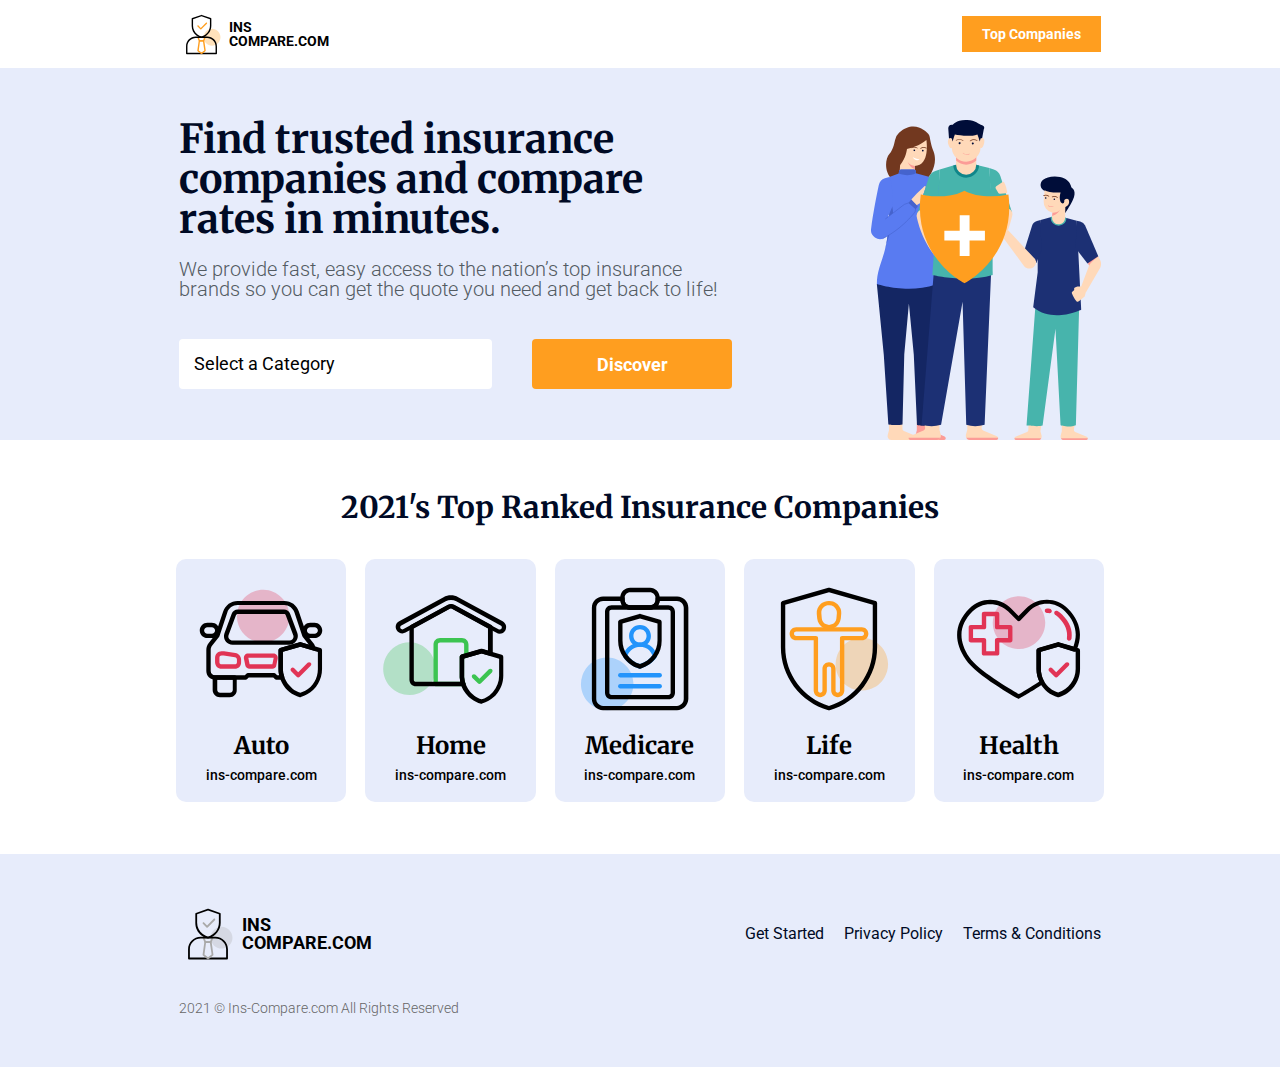
<file: index.html>
<!DOCTYPE html>
<html lang="en">
<head>
    <meta charset="utf-8">
    <meta name="robots" content="index, follow">
    <meta http-equiv="X-UA-Compatible" content="IE-edge, chrome=1">
    <meta name="viewport" content="width=device-width, initial-scale=1, maximum-scale=1, user-scalable=no">
    <meta name="robots" content="index, follow">
    <meta name="autor" content="Alex García">
    <meta name="keywords" content="compare, insurance, cash, house, car, program, life, fast, access, now insurance, get insurance, free">
    <meta name="description" content="Top auto insurance brands.">
    <link rel="canonical" href="https://ins-compare.com">
    <link rel="icon" type="image/png" href="favicon.png">
    <title>Ins-Compare.com</title>
    <meta property="og:url" content="https://ins-compare.com">
    <meta property="og:type" content="website">
    <meta property="og:site_name" content="Ins-Compare.com">
    <meta property="og:title" content="Ins-Compare.com">
    <meta property="og:description" content="Top auto insurance brands.">
    <meta property="og:image" content="https://ins-compare.com/thumbnail.png">
    <link rel="stylesheet" type="text/css" href="https://code.ionicframework.com/ionicons/2.0.1/css/ionicons.min.css">
    <link rel="stylesheet" type="text/css" href="ins-compare.css">
    <style>
        html {
            overflow-y: auto !important;
        }
    </style>
</head>
<body>
    <nav>
        <a href="https://ins-compare.com/" class="logo">
            <img src="img/logo.svg">
            Ins<br>Compare.com
        </a>
        <div class="links">
            <a>Top Companies</a>
        </div>
    </nav>
    <main>
        <header id="header">
            <div class="info">
                <span class="head">Find trusted insurance companies and compare rates in minutes.</span>
                <span class="head-sub">We provide fast, easy access to the nation’s top insurance brands so you can get the quote you need and get back to life!</span>
                <div class="drop">
                    <div class="select">
                        <select>
                            <option value="none" disabled selected>Select a Category</option>
                            <option value="https://www.auto.ins-compare.com">Auto.ins-compare.com</option>
                            <option value="https://www.home.ins-compare.com">Home.ins-compare.com</option>
                            <option value="https://www.medicare.ins-compare.com">Medicare.ins-compare.com</option>
                        </select>
                    </div>
                    <a id="go" href="" target="_blank" class="button">Discover</a>
                </div>
            </div>
            <img class="insurance" src="img/family.svg">
        </header>
        <section>
            <div class="category">
                <span class="title">2021's Top Ranked Insurance Companies</span>
                <a href="https://www.auto.ins-compare.com" target="_blank" class="option">
                    <img src="img/icon-1.svg">
                    <span class="name">Auto<span class="url">ins-compare.com</span></span>
                </a>
                <a href="https://www.home.ins-compare.com" target="_blank" class="option">
                    <img src="img/icon-2.svg">
                    <span class="name">Home<span class="url">ins-compare.com</span></span>
                </a>
                <a href="https://www.medicare.ins-compare.com" target="_blank" class="option">
                    <img src="img/icon-3.svg">
                    <span class="name">Medicare<span class="url">ins-compare.com</span></span>
                </a>
                <a href="" target="_blank" class="option">
                    <img src="img/icon-4.svg">
                    <span class="name">Life<span class="url">ins-compare.com</span></span>
                </a>
                <a href="" target="_blank" class="option">
                    <img src="img/icon-5.svg">
                    <span class="name">Health<span class="url">ins-compare.com</span></span>
                </a>
            </div>
        </section>
        <footer>
            <span class="logo">
                <img src="img/logo.svg">
                Ins<br>Compare.com
            </span>
            <div class="links">
                <a href="#header">get started</a>
                <a href="https://ins-compare.com/privacy.html">privacy policy</a>
                <a href="https://ins-compare.com/terms.html">terms & conditions</a>
            </div>
            <span class="copy">2021 © Ins-Compare.com All Rights Reserved</span>
        </footer>
    </main>
</body>
<script type="text/javascript" src="https://cdnjs.cloudflare.com/ajax/libs/jquery/3.5.1/jquery.js"></script>
<script type="text/javascript">

    var x, i, j, l, ll, selElmnt, a, b, c;

    x = document.getElementsByClassName("select");
    l = x.length;

    for (i = 0; i < l; i++) {
        selElmnt = x[i].getElementsByTagName("select")[0];
        ll = selElmnt.length;

        a = document.createElement("DIV");
        a.setAttribute("id", "website");
        a.setAttribute("class", "select-selected");
        a.innerHTML = selElmnt.options[selElmnt.selectedIndex].innerHTML;
        x[i].appendChild(a);

        b = document.createElement("DIV");
        b.setAttribute("class", "select-items select-hide");
        for (j = 1; j < ll; j++) {
            c = document.createElement("DIV");
            c.innerHTML = selElmnt.options[j].innerHTML;
            c.addEventListener("click", function(e) {
                var y, i, k, s, h, sl, yl;
                s = this.parentNode.parentNode.getElementsByTagName("select")[0];
                sl = s.length;
                h = this.parentNode.previousSibling;
                for (i = 0; i < sl; i++) {
                    if (s.options[i].innerHTML == this.innerHTML) {
                        s.selectedIndex = i;
                        h.innerHTML = this.innerHTML;
                        y = this.parentNode.getElementsByClassName("same-as-selected");
                        yl = y.length;
                        for (k = 0; k < yl; k++) {
                            y[k].removeAttribute("class");
                        }
                        this.setAttribute("class", "same-as-selected");
                        break;
                    }
                }
                h.click();
            });
            b.appendChild(c);
        }
        x[i].appendChild(b);
        a.addEventListener("click", function(e) {
            e.stopPropagation();
            closeAllSelect(this);
            this.nextSibling.classList.toggle("select-hide");
            this.classList.toggle("select-arrow-active");
        });
    }

    function closeAllSelect(elmnt) {
        var x, y, i, xl, yl, arrNo = [];
        x = document.getElementsByClassName("select-items");
        y = document.getElementsByClassName("select-selected");
        xl = x.length;
        yl = y.length;
        for (i = 0; i < yl; i++) {
            if (elmnt == y[i]) {
                arrNo.push(i)
            } else {
                y[i].classList.remove("select-arrow-active");
            }
        }
        for (i = 0; i < xl; i++) {
            if (arrNo.indexOf(i)) {
                x[i].classList.add("select-hide");
            }
        }
    }

    document.addEventListener("click", closeAllSelect);

    document.getElementById('website').addEventListener('click', function() {
        url = document.getElementById('go');
        url.setAttribute('href', 'https://www.'+this.innerHTML);
    });

</script>
</html>
</file>
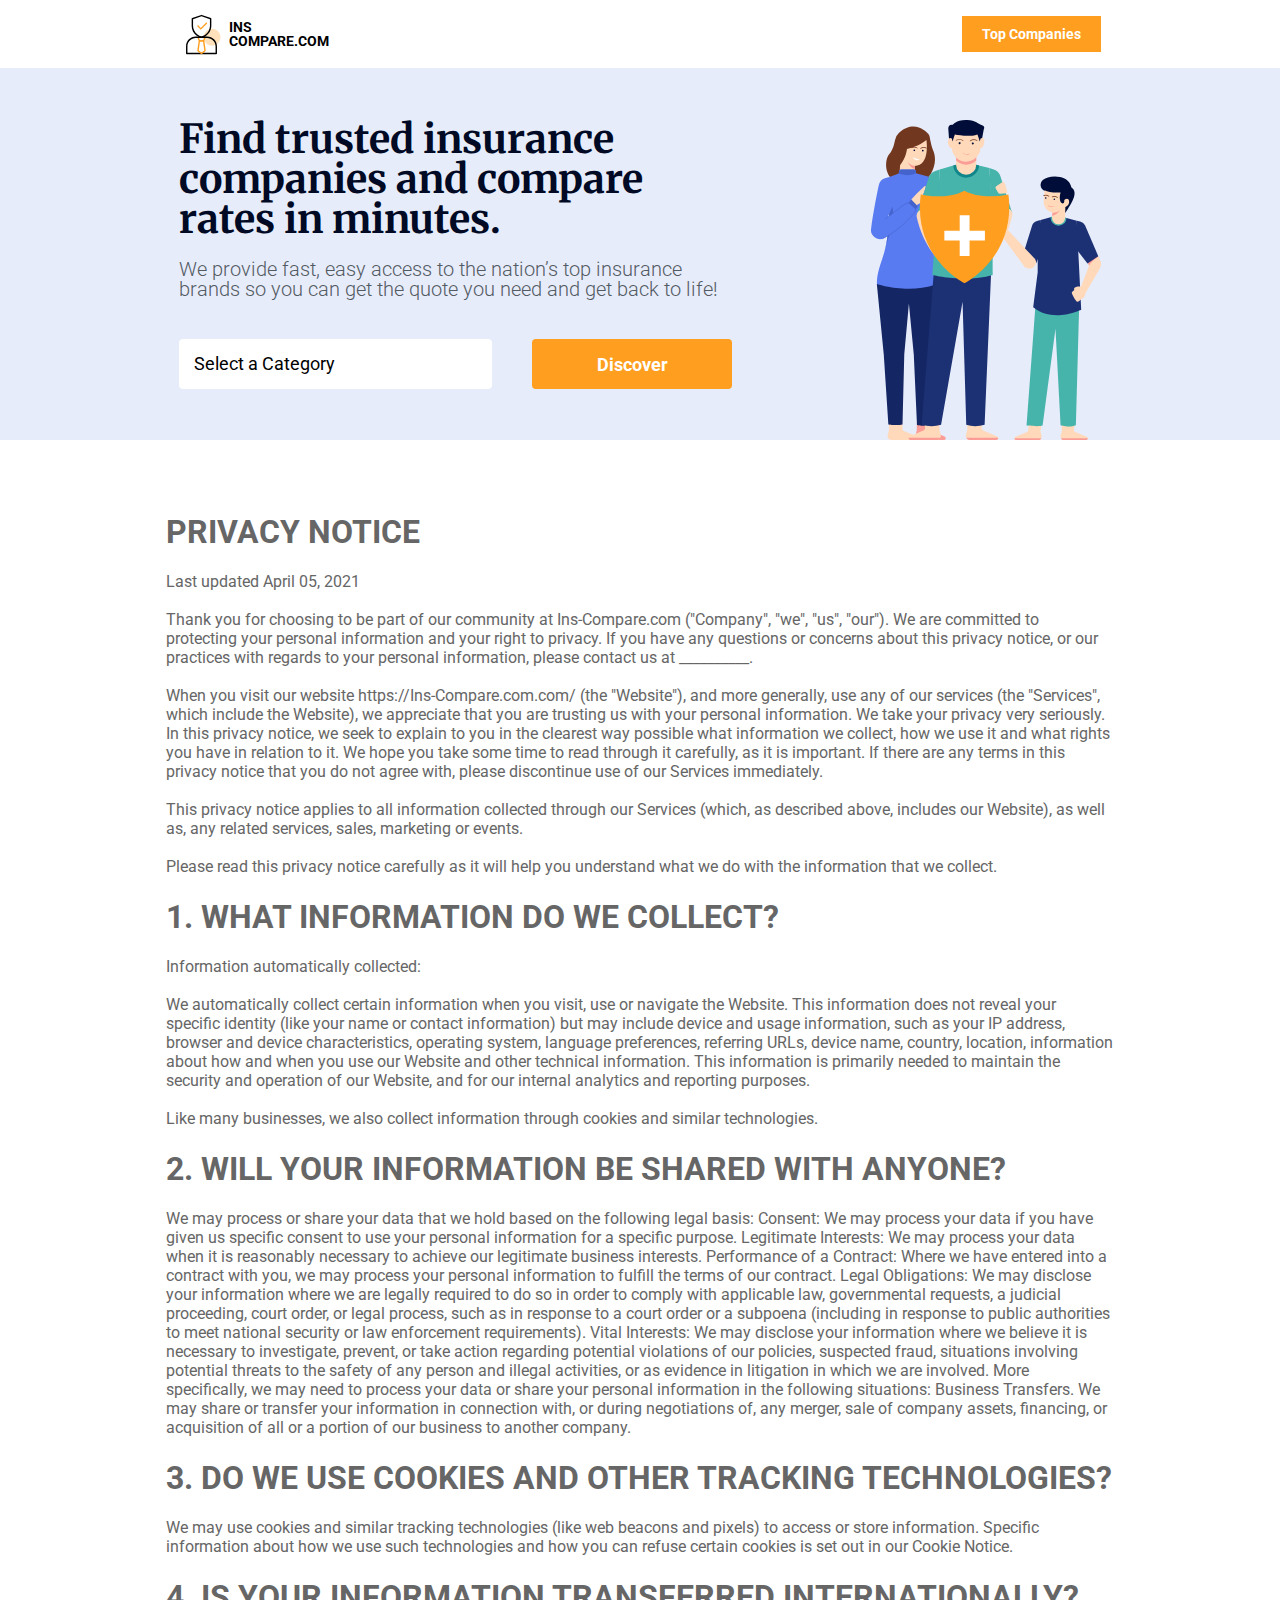
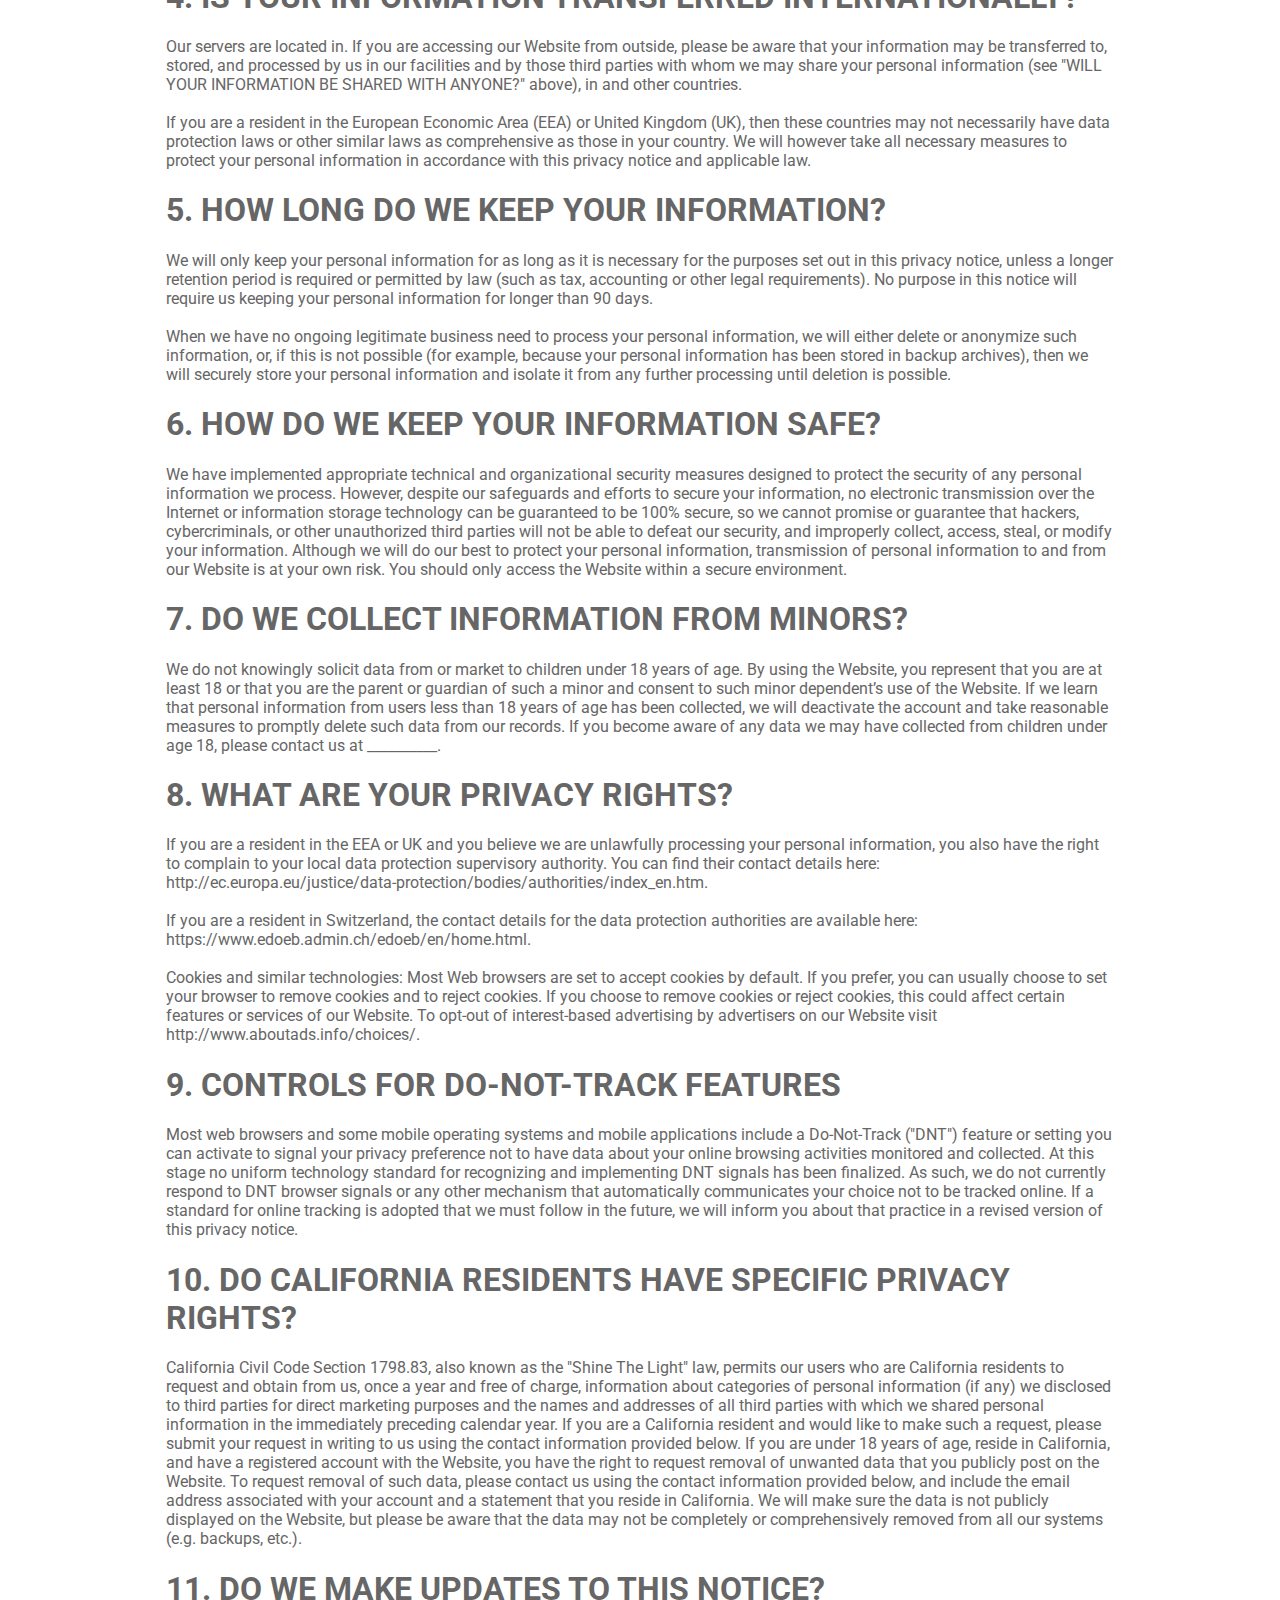
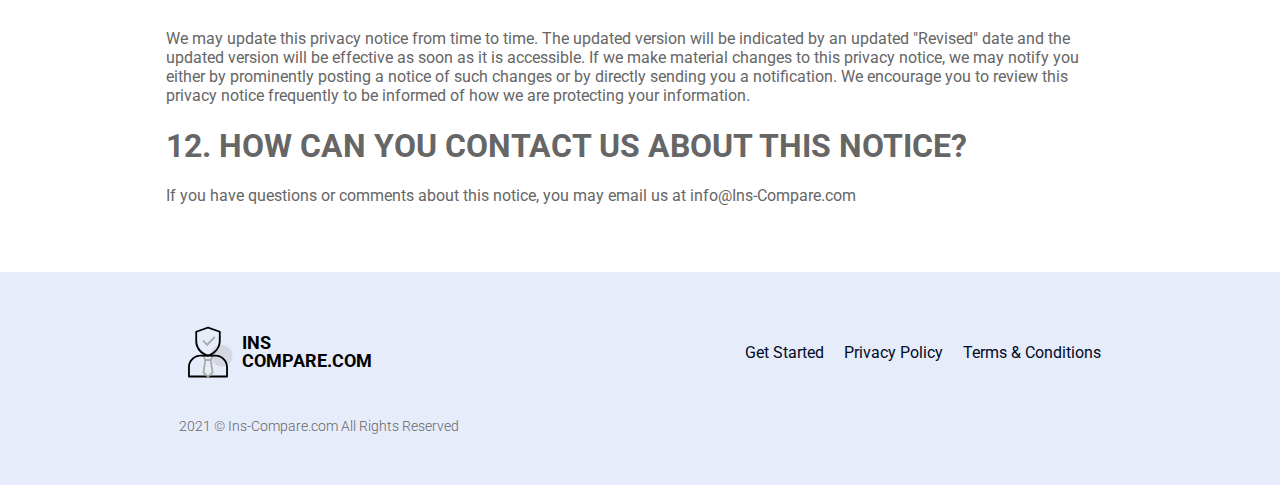
<file: privacy.html>
<!DOCTYPE html>
<html lang="en">
<head>
    <meta charset="utf-8">
    <meta name="robots" content="index, follow">
    <meta http-equiv="X-UA-Compatible" content="IE-edge, chrome=1">
    <meta name="viewport" content="width=device-width, initial-scale=1, maximum-scale=1, user-scalable=no">
    <meta name="robots" content="index, follow">
    <meta name="autor" content="Alex García">
    <meta name="keywords" content="compare, insurance, cash, house, car, program, life, fast, access, now insurance, get insurance, free">
    <meta name="description" content="Top auto insurance brands.">
    <link rel="canonical" href="https://ins-compare.com">
    <link rel="icon" type="image/png" href="favicon.png">
    <title>Ins-Compare.com</title>
    <meta property="og:url" content="https://ins-compare.com">
    <meta property="og:type" content="website">
    <meta property="og:site_name" content="Ins-Compare.com">
    <meta property="og:title" content="Ins-Compare.com">
    <meta property="og:description" content="Top auto insurance brands.">
    <meta property="og:image" content="https://ins-compare.com/thumbnail.png">
    <link rel="stylesheet" type="text/css" href="https://code.ionicframework.com/ionicons/2.0.1/css/ionicons.min.css">
    <link rel="stylesheet" type="text/css" href="ins-compare.css">
    <style>
        html {
            overflow-y: auto !important;
        }
    </style>
</head>
<body>
    <nav>
        <a href="https://ins-compare.com/" class="logo">
            <img src="img/logo.svg">
            Ins<br>Compare.com
        </a>
        <div class="links">
            <a>Top Companies</a>
        </div>
    </nav>
    <main>
        <header id="header">
            <div class="info">
                <span class="head">Find trusted insurance companies and compare rates in minutes.</span>
                <span class="head-sub">We provide fast, easy access to the nation’s top insurance brands so you can get the quote you need and get back to life!</span>
                <div class="drop">
                    <div class="select">
                        <select>
                            <option value="none" disabled selected>Select a Category</option>
                            <option value="https://www.auto.ins-compare.com">Auto.ins-compare.com</option>
                            <option value="https://www.home.ins-compare.com">Home.ins-compare.com</option>
                            <option value="https://www.medicare.ins-compare.com">Medicare.ins-compare.com</option>
                        </select>
                    </div>
                    <a id="go" href="" target="_blank" class="button">Discover</a>
                </div>
            </div>
            <img class="insurance" src="img/family.svg">
        </header>
        <section>
            <div class="category">
                <p>
<h1>PRIVACY NOTICE</h1>

Last updated April 05, 2021


<br><br>
Thank you for choosing to be part of our community at Ins-Compare.com ("Company", "we", "us", "our"). We are committed to protecting your personal information and your right to privacy. If you have any questions or concerns about this privacy notice, or our practices with regards to your personal information, please contact us at __________.
<br><br>
When you visit our website https://Ins-Compare.com.com/ (the "Website"), and more generally, use any of our services (the "Services", which include the Website), we appreciate that you are trusting us with your personal information. We take your privacy very seriously. In this privacy notice, we seek to explain to you in the clearest way possible what information we collect, how we use it and what rights you have in relation to it. We hope you take some time to read through it carefully, as it is important. If there are any terms in this privacy notice that you do not agree with, please discontinue use of our Services immediately.
<br><br>
This privacy notice applies to all information collected through our Services (which, as described above, includes our Website), as well as, any related services, sales, marketing or events.
<br><br>
Please read this privacy notice carefully as it will help you understand what we do with the information that we collect.

<h1>1. WHAT INFORMATION DO WE COLLECT?</h1>

Information automatically collected:
<br><br>
We automatically collect certain information when you visit, use or navigate the Website. This information does not reveal your specific identity (like your name or contact information) but may include device and usage information, such as your IP address, browser and device characteristics, operating system, language preferences, referring URLs, device name, country, location, information about how and when you use our Website and other technical information. This information is primarily needed to maintain the security and operation of our Website, and for our internal analytics and reporting purposes.
<br><br>
Like many businesses, we also collect information through cookies and similar technologies.

<h1>2. WILL YOUR INFORMATION BE SHARED WITH ANYONE?</h1>

We may process or share your data that we hold based on the following legal basis:
Consent: We may process your data if you have given us specific consent to use your personal information for a specific purpose.
Legitimate Interests: We may process your data when it is reasonably necessary to achieve our legitimate business interests.
Performance of a Contract: Where we have entered into a contract with you, we may process your personal information to fulfill the terms of our contract.
Legal Obligations: We may disclose your information where we are legally required to do so in order to comply with applicable law, governmental requests, a judicial proceeding, court order, or legal process, such as in response to a court order or a subpoena (including in response to public authorities to meet national security or law enforcement requirements).
Vital Interests: We may disclose your information where we believe it is necessary to investigate, prevent, or take action regarding potential violations of our policies, suspected fraud, situations involving potential threats to the safety of any person and illegal activities, or as evidence in litigation in which we are involved.
More specifically, we may need to process your data or share your personal information in the following situations:
Business Transfers. We may share or transfer your information in connection with, or during negotiations of, any merger, sale of company assets, financing, or acquisition of all or a portion of our business to another company.

<h1>3. DO WE USE COOKIES AND OTHER TRACKING TECHNOLOGIES?</h1>

We may use cookies and similar tracking technologies (like web beacons and pixels) to access or store information. Specific information about how we use such technologies and how you can refuse certain cookies is set out in our Cookie Notice.

<h1>4. IS YOUR INFORMATION TRANSFERRED INTERNATIONALLY?</h1>    

Our servers are located in. If you are accessing our Website from outside, please be aware that your information may be transferred to, stored, and processed by us in our facilities and by those third parties with whom we may share your personal information (see "WILL YOUR INFORMATION BE SHARED WITH ANYONE?" above), in and other countries.
<br><br>
If you are a resident in the European Economic Area (EEA) or United Kingdom (UK), then these countries may not necessarily have data protection laws or other similar laws as comprehensive as those in your country. We will however take all necessary measures to protect your personal information in accordance with this privacy notice and applicable law.

<h1>5. HOW LONG DO WE KEEP YOUR INFORMATION?</h1>

We will only keep your personal information for as long as it is necessary for the purposes set out in this privacy notice, unless a longer retention period is required or permitted by law (such as tax, accounting or other legal requirements). No purpose in this notice will require us keeping your personal information for longer than 90 days.
<br><br>
When we have no ongoing legitimate business need to process your personal information, we will either delete or anonymize such information, or, if this is not possible (for example, because your personal information has been stored in backup archives), then we will securely store your personal information and isolate it from any further processing until deletion is possible.

<h1>6. HOW DO WE KEEP YOUR INFORMATION SAFE?</h1>

We have implemented appropriate technical and organizational security measures designed to protect the security of any personal information we process. However, despite our safeguards and efforts to secure your information, no electronic transmission over the Internet or information storage technology can be guaranteed to be 100% secure, so we cannot promise or guarantee that hackers, cybercriminals, or other unauthorized third parties will not be able to defeat our security, and improperly collect, access, steal, or modify your information. Although we will do our best to protect your personal information, transmission of personal information to and from our Website is at your own risk. You should only access the Website within a secure environment.

<h1>7. DO WE COLLECT INFORMATION FROM MINORS?</h1>

We do not knowingly solicit data from or market to children under 18 years of age. By using the Website, you represent that you are at least 18 or that you are the parent or guardian of such a minor and consent to such minor dependent’s use of the Website. If we learn that personal information from users less than 18 years of age has been collected, we will deactivate the account and take reasonable measures to promptly delete such data from our records. If you become aware of any data we may have collected from children under age 18, please contact us at __________.

<h1>8. WHAT ARE YOUR PRIVACY RIGHTS?</h1>
 
If you are a resident in the EEA or UK and you believe we are unlawfully processing your personal information, you also have the right to complain to your local data protection supervisory authority. You can find their contact details here: http://ec.europa.eu/justice/data-protection/bodies/authorities/index_en.htm.
<br><br>
If you are a resident in Switzerland, the contact details for the data protection authorities are available here: https://www.edoeb.admin.ch/edoeb/en/home.html.
<br><br>
Cookies and similar technologies: Most Web browsers are set to accept cookies by default. If you prefer, you can usually choose to set your browser to remove cookies and to reject cookies. If you choose to remove cookies or reject cookies, this could affect certain features or services of our Website. To opt-out of interest-based advertising by advertisers on our Website visit http://www.aboutads.info/choices/.

<h1>9. CONTROLS FOR DO-NOT-TRACK FEATURES</h1>

Most web browsers and some mobile operating systems and mobile applications include a Do-Not-Track ("DNT") feature or setting you can activate to signal your privacy preference not to have data about your online browsing activities monitored and collected. At this stage no uniform technology standard for recognizing and implementing DNT signals has been finalized. As such, we do not currently respond to DNT browser signals or any other mechanism that automatically communicates your choice not to be tracked online. If a standard for online tracking is adopted that we must follow in the future, we will inform you about that practice in a revised version of this privacy notice. 

<h1>10. DO CALIFORNIA RESIDENTS HAVE SPECIFIC PRIVACY RIGHTS?</h1>

California Civil Code Section 1798.83, also known as the "Shine The Light" law, permits our users who are California residents to request and obtain from us, once a year and free of charge, information about categories of personal information (if any) we disclosed to third parties for direct marketing purposes and the names and addresses of all third parties with which we shared personal information in the immediately preceding calendar year. If you are a California resident and would like to make such a request, please submit your request in writing to us using the contact information provided below.

If you are under 18 years of age, reside in California, and have a registered account with the Website, you have the right to request removal of unwanted data that you publicly post on the Website. To request removal of such data, please contact us using the contact information provided below, and include the email address associated with your account and a statement that you reside in California. We will make sure the data is not publicly displayed on the Website, but please be aware that the data may not be completely or comprehensively removed from all our systems (e.g. backups, etc.).

<h1>11. DO WE MAKE UPDATES TO THIS NOTICE?</h1>     

We may update this privacy notice from time to time. The updated version will be indicated by an updated "Revised" date and the updated version will be effective as soon as it is accessible. If we make material changes to this privacy notice, we may notify you either by prominently posting a notice of such changes or by directly sending you a notification. We encourage you to review this privacy notice frequently to be informed of how we are protecting your information.

<h1>12. HOW CAN YOU CONTACT US ABOUT THIS NOTICE?</h1>

If you have questions or comments about this notice, you may email us at info@Ins-Compare.com

                </p>
            </div>
        </section>
        <footer>
            <span class="logo">
                <img src="img/logo.svg">
                Ins<br>Compare.com
            </span>
            <div class="links">
                <a href="#header">get started</a>
                <a href="https://ins-compare.com/privacy.html">privacy policy</a>
                <a href="https://ins-compare.com/terms.html">terms & conditions</a>
            </div>
            <span class="copy">2021 © Ins-Compare.com All Rights Reserved</span>
        </footer>
    </main>
</body>
<script type="text/javascript" src="https://cdnjs.cloudflare.com/ajax/libs/jquery/3.5.1/jquery.js"></script>
<script type="text/javascript">

    var x, i, j, l, ll, selElmnt, a, b, c;

    x = document.getElementsByClassName("select");
    l = x.length;

    for (i = 0; i < l; i++) {
        selElmnt = x[i].getElementsByTagName("select")[0];
        ll = selElmnt.length;

        a = document.createElement("DIV");
        a.setAttribute("id", "website");
        a.setAttribute("class", "select-selected");
        a.innerHTML = selElmnt.options[selElmnt.selectedIndex].innerHTML;
        x[i].appendChild(a);

        b = document.createElement("DIV");
        b.setAttribute("class", "select-items select-hide");
        for (j = 1; j < ll; j++) {
            c = document.createElement("DIV");
            c.innerHTML = selElmnt.options[j].innerHTML;
            c.addEventListener("click", function(e) {
                var y, i, k, s, h, sl, yl;
                s = this.parentNode.parentNode.getElementsByTagName("select")[0];
                sl = s.length;
                h = this.parentNode.previousSibling;
                for (i = 0; i < sl; i++) {
                    if (s.options[i].innerHTML == this.innerHTML) {
                        s.selectedIndex = i;
                        h.innerHTML = this.innerHTML;
                        y = this.parentNode.getElementsByClassName("same-as-selected");
                        yl = y.length;
                        for (k = 0; k < yl; k++) {
                            y[k].removeAttribute("class");
                        }
                        this.setAttribute("class", "same-as-selected");
                        break;
                    }
                }
                h.click();
            });
            b.appendChild(c);
        }
        x[i].appendChild(b);
        a.addEventListener("click", function(e) {
            e.stopPropagation();
            closeAllSelect(this);
            this.nextSibling.classList.toggle("select-hide");
            this.classList.toggle("select-arrow-active");
        });
    }

    function closeAllSelect(elmnt) {
        var x, y, i, xl, yl, arrNo = [];
        x = document.getElementsByClassName("select-items");
        y = document.getElementsByClassName("select-selected");
        xl = x.length;
        yl = y.length;
        for (i = 0; i < yl; i++) {
            if (elmnt == y[i]) {
                arrNo.push(i)
            } else {
                y[i].classList.remove("select-arrow-active");
            }
        }
        for (i = 0; i < xl; i++) {
            if (arrNo.indexOf(i)) {
                x[i].classList.add("select-hide");
            }
        }
    }

    document.addEventListener("click", closeAllSelect);

    document.getElementById('website').addEventListener('click', function() {
        url = document.getElementById('go');
        url.setAttribute('href', 'https://www.'+this.innerHTML);
    });

</script>
</html>
</file>
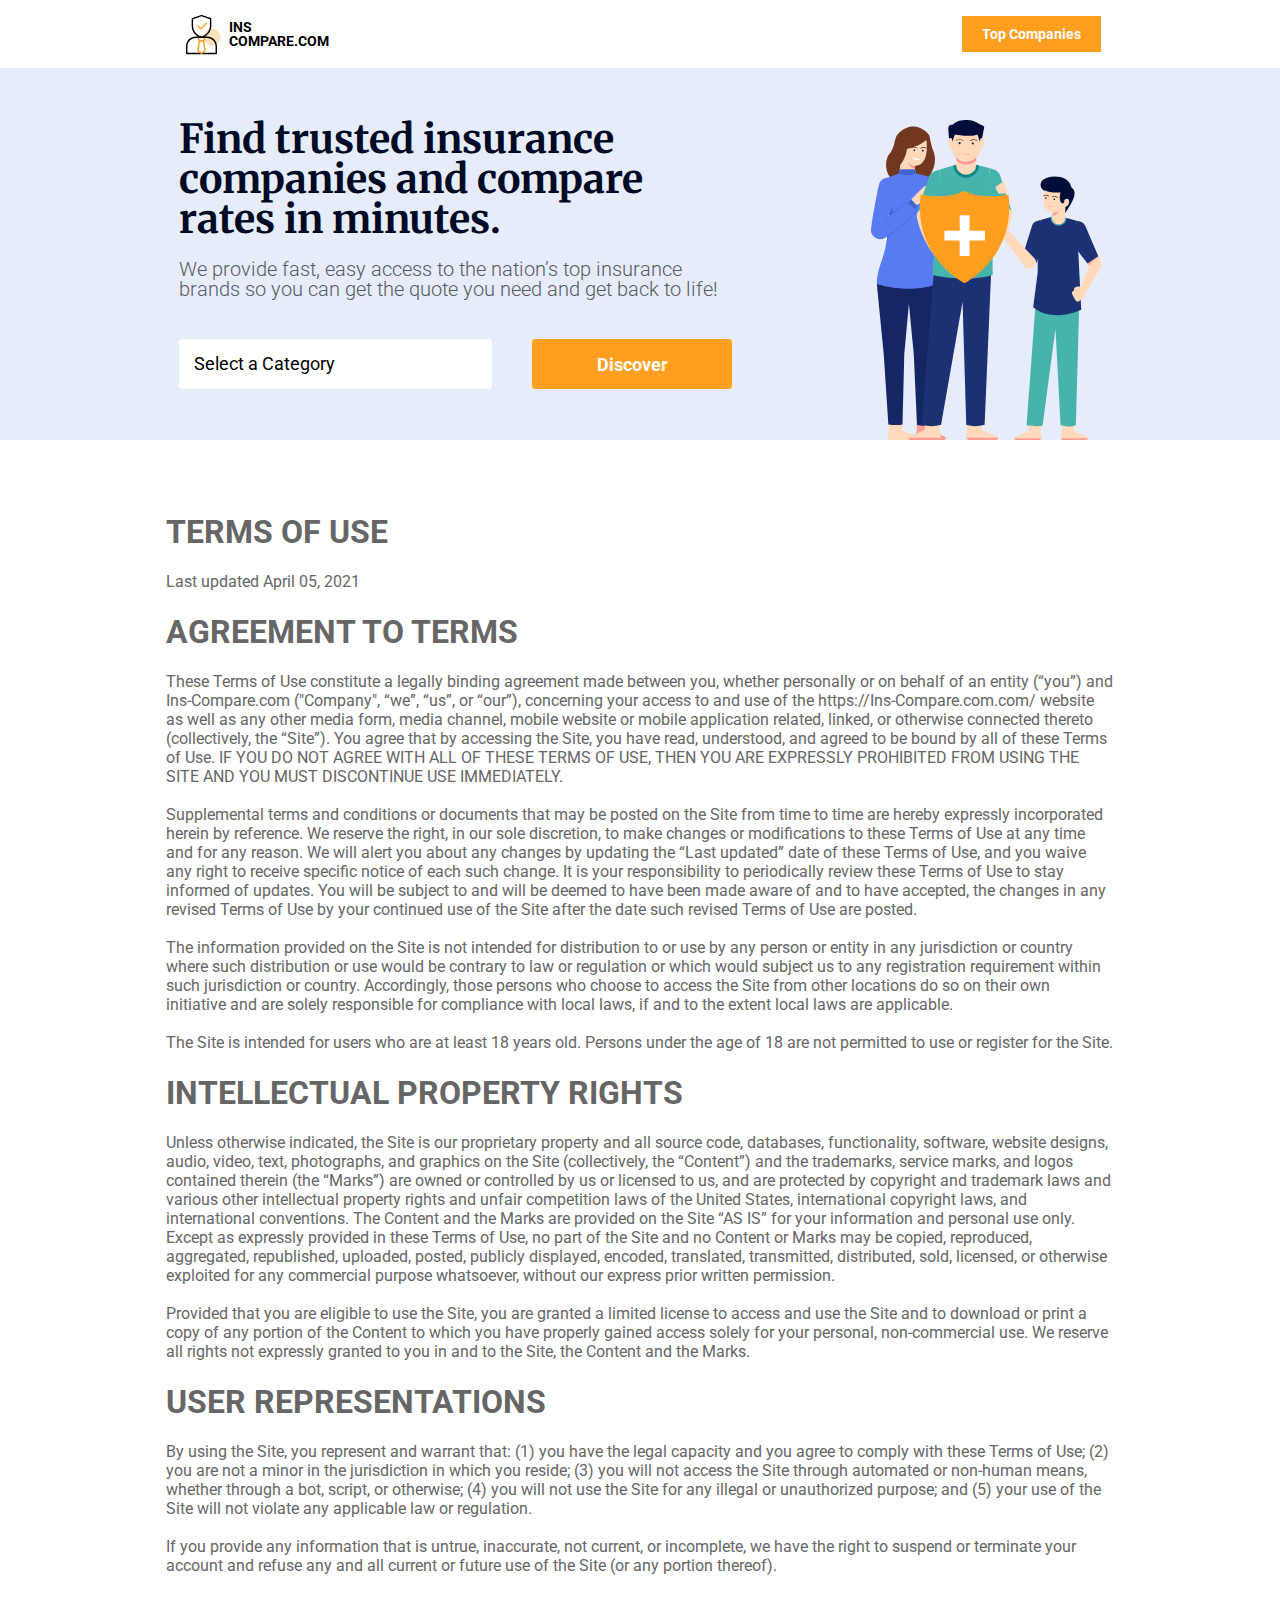
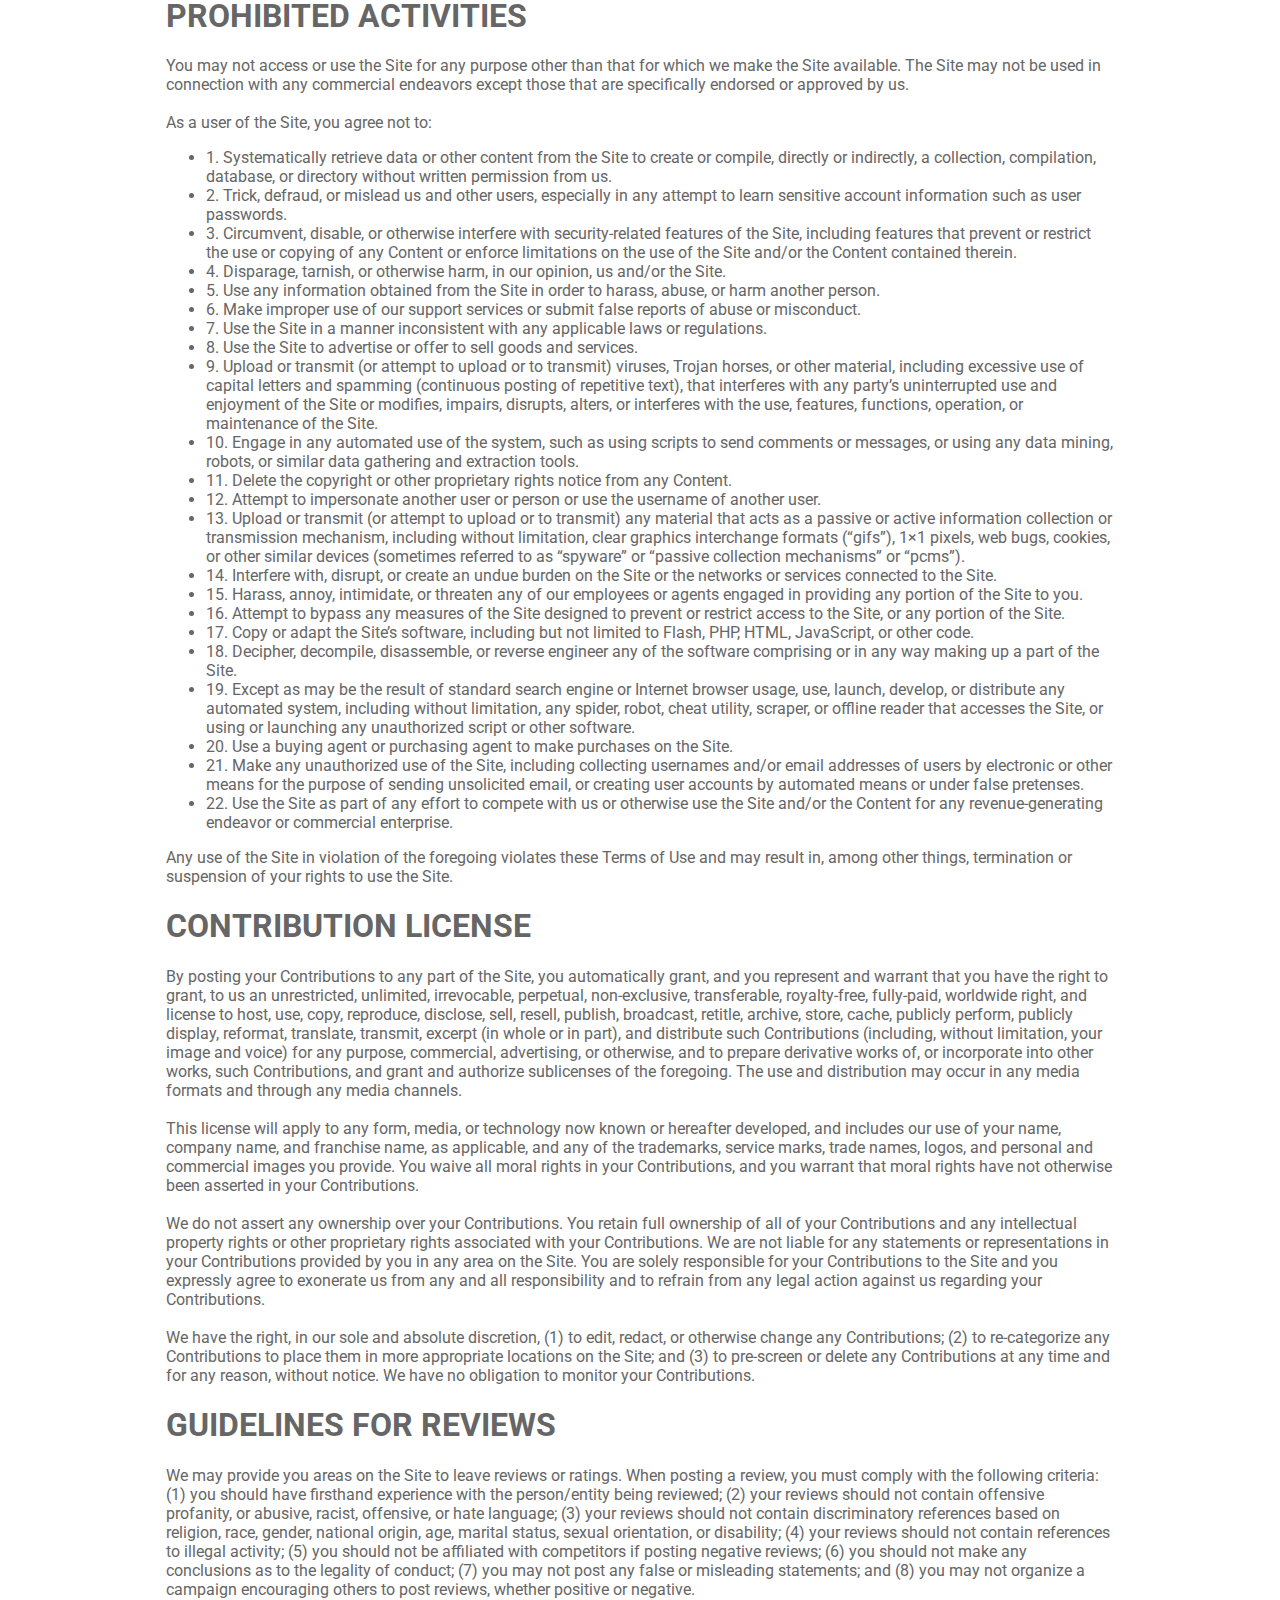
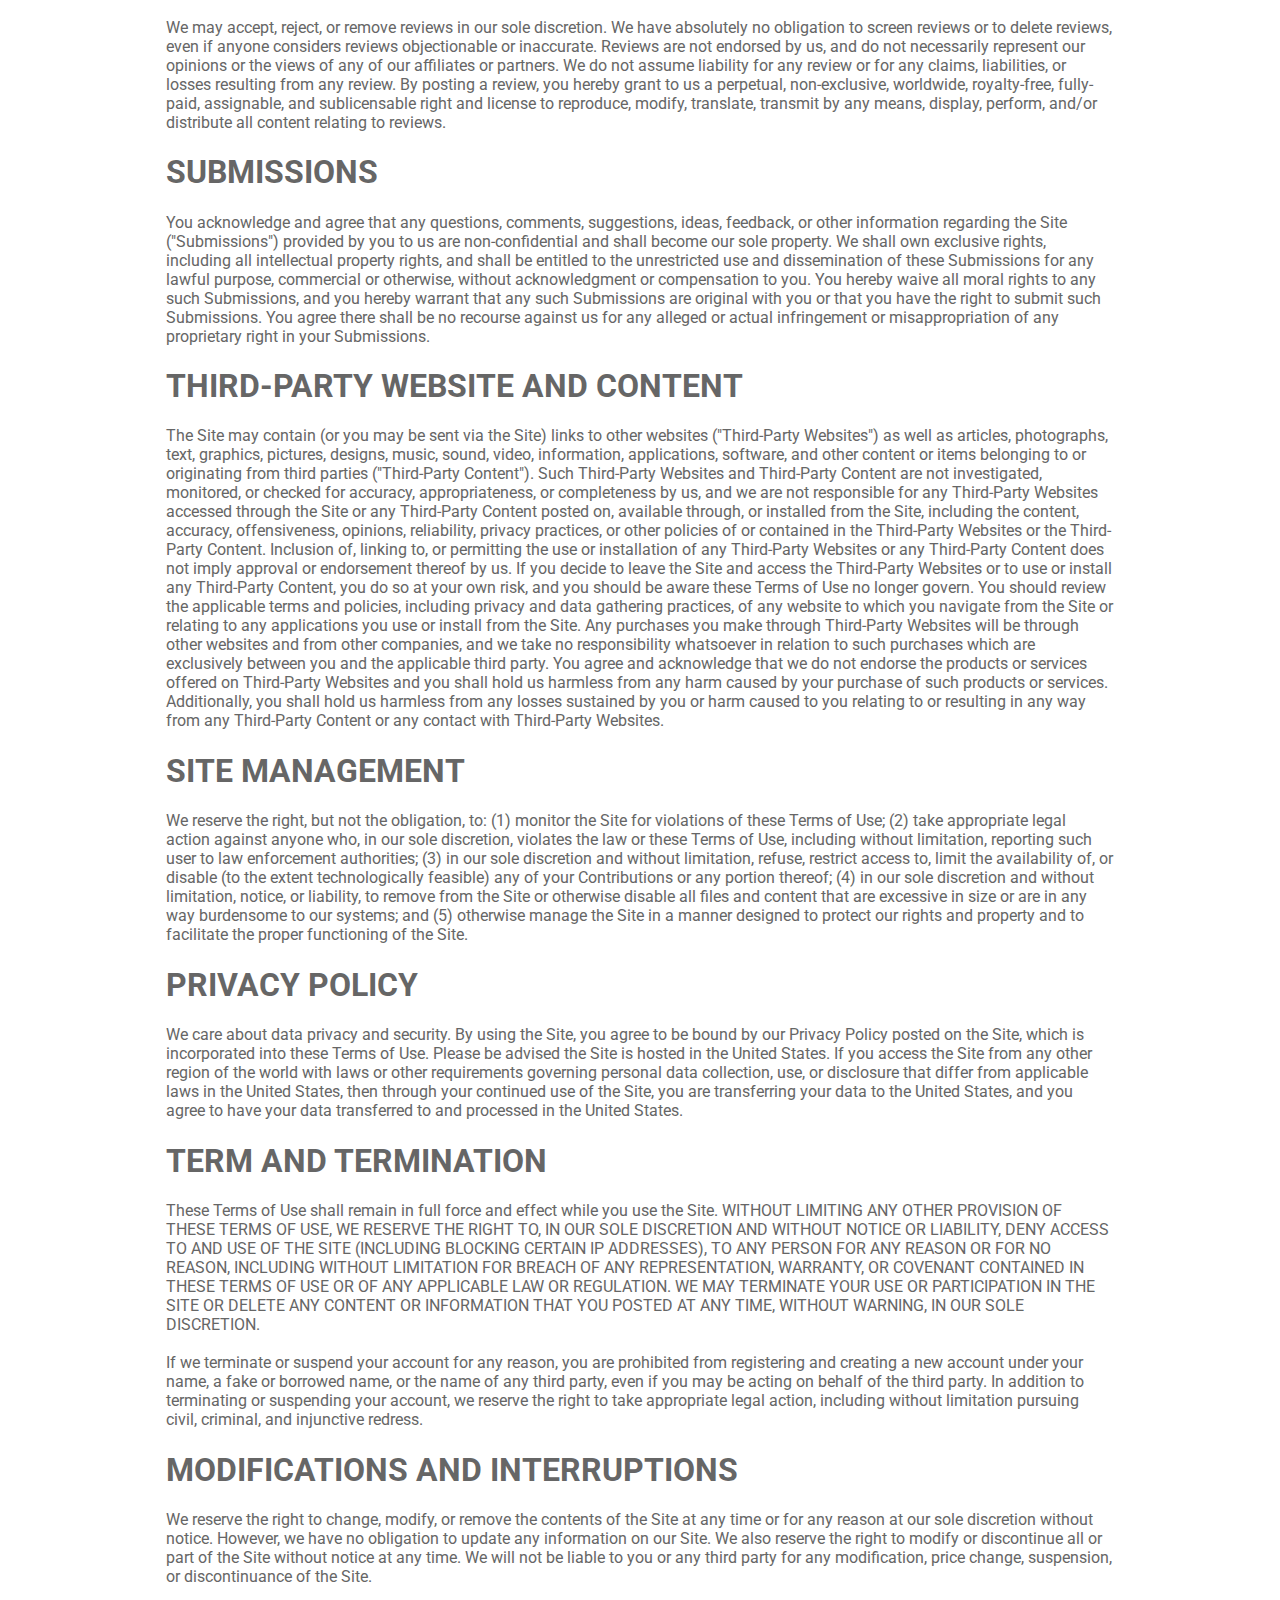
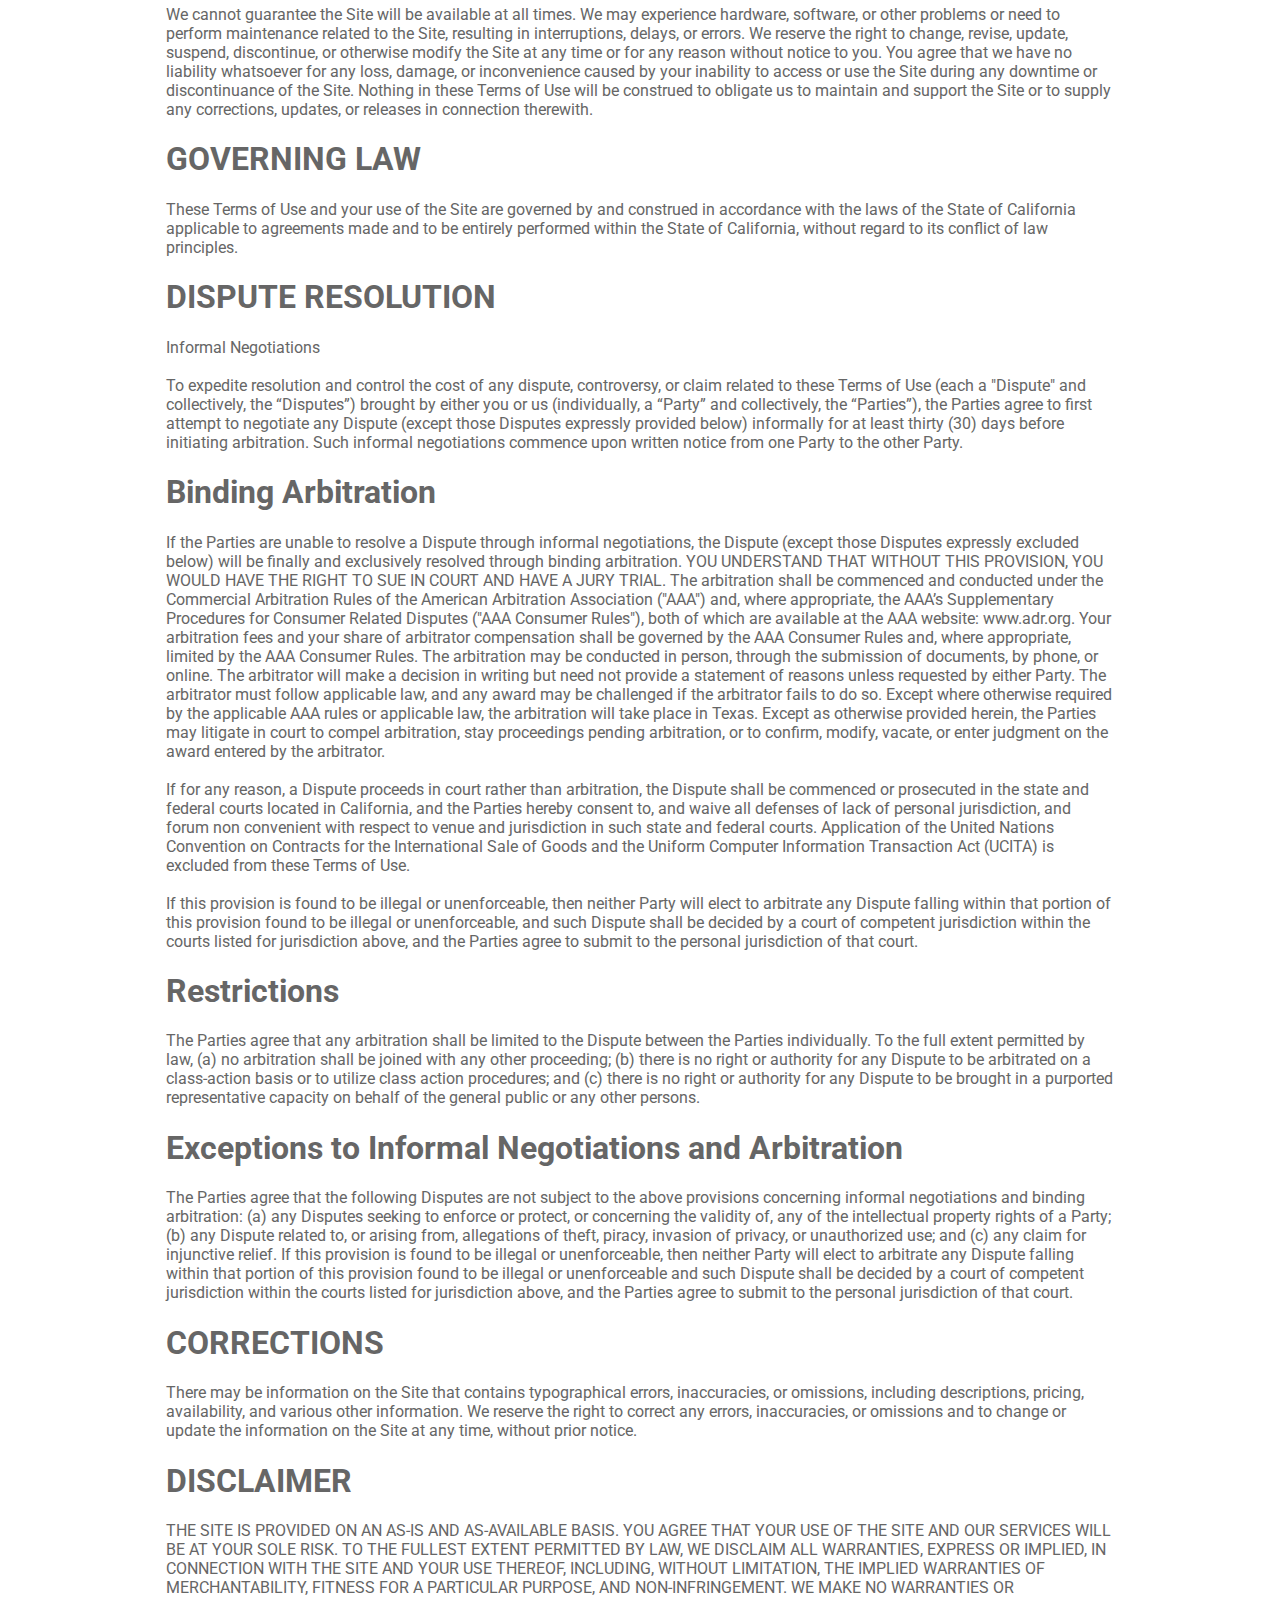
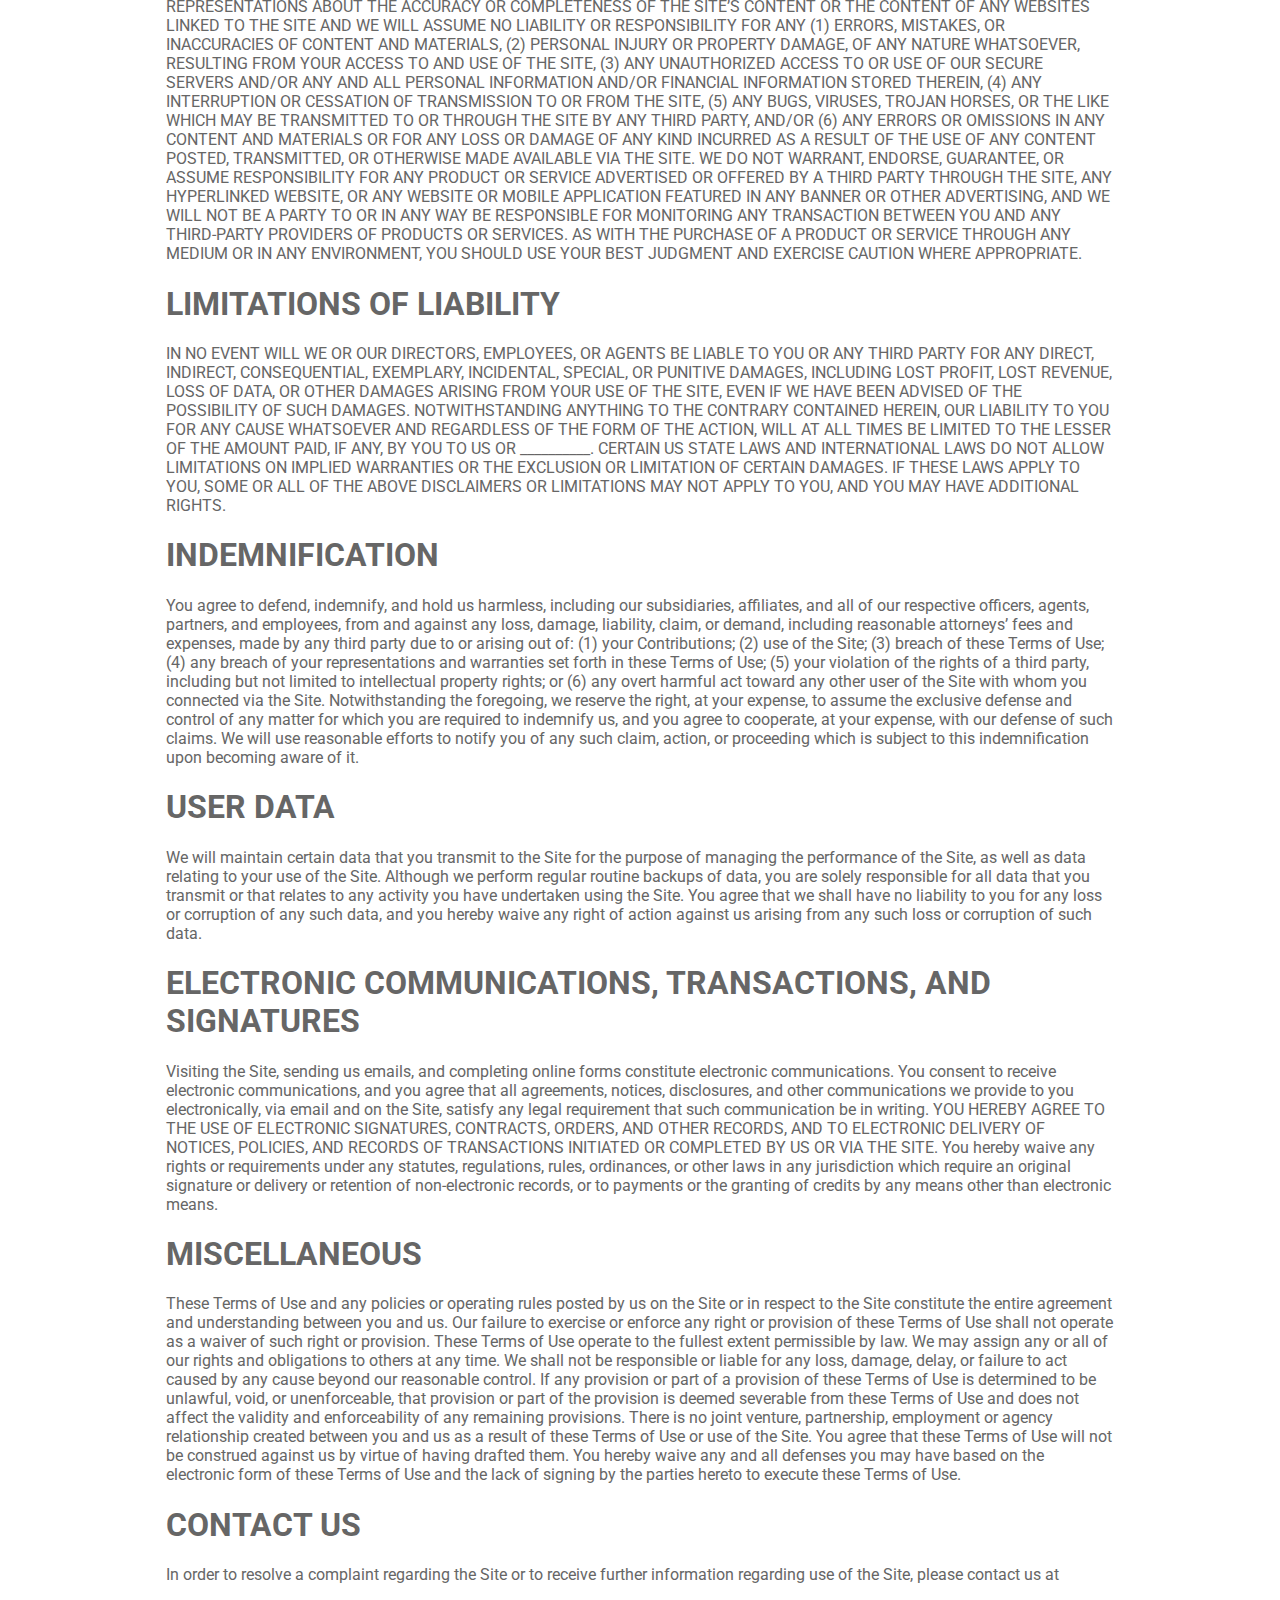
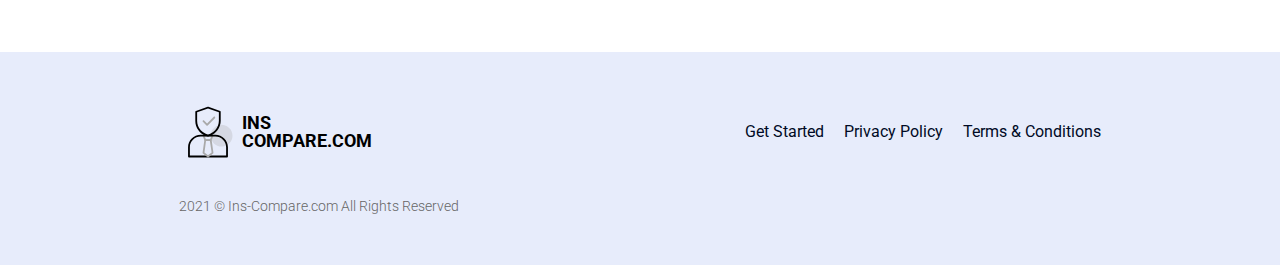
<file: terms.html>
<!DOCTYPE html>
<html lang="en">
<head>
    <meta charset="utf-8">
    <meta name="robots" content="index, follow">
    <meta http-equiv="X-UA-Compatible" content="IE-edge, chrome=1">
    <meta name="viewport" content="width=device-width, initial-scale=1, maximum-scale=1, user-scalable=no">
    <meta name="robots" content="index, follow">
    <meta name="autor" content="Alex García">
    <meta name="keywords" content="compare, insurance, cash, house, car, program, life, fast, access, now insurance, get insurance, free">
    <meta name="description" content="Top auto insurance brands.">
    <link rel="canonical" href="https://ins-compare.com">
    <link rel="icon" type="image/png" href="favicon.png">
    <title>Ins-Compare.com</title>
    <meta property="og:url" content="https://ins-compare.com">
    <meta property="og:type" content="website">
    <meta property="og:site_name" content="Ins-Compare.com">
    <meta property="og:title" content="Ins-Compare.com">
    <meta property="og:description" content="Top auto insurance brands.">
    <meta property="og:image" content="https://ins-compare.com/thumbnail.png">
    <link rel="stylesheet" type="text/css" href="https://code.ionicframework.com/ionicons/2.0.1/css/ionicons.min.css">
    <link rel="stylesheet" type="text/css" href="ins-compare.css">
    <style>
        html {
            overflow-y: auto !important;
        }
    </style>
</head>
<body>
    <nav>
        <a href="https://ins-compare.com/" class="logo">
            <img src="img/logo.svg">
            Ins<br>Compare.com
        </a>
        <div class="links">
            <a>Top Companies</a>
        </div>
    </nav>
    <main>
        <header id="header">
            <div class="info">
                <span class="head">Find trusted insurance companies and compare rates in minutes.</span>
                <span class="head-sub">We provide fast, easy access to the nation’s top insurance brands so you can get the quote you need and get back to life!</span>
                <div class="drop">
                    <div class="select">
                        <select>
                            <option value="none" disabled selected>Select a Category</option>
                            <option value="https://www.auto.ins-compare.com">Auto.ins-compare.com</option>
                            <option value="https://www.home.ins-compare.com">Home.ins-compare.com</option>
                            <option value="https://www.medicare.ins-compare.com">Medicare.ins-compare.com</option>
                        </select>
                    </div>
                    <a id="go" href="" target="_blank" class="button">Discover</a>
                </div>
            </div>
            <img class="insurance" src="img/family.svg">
        </header>
        <section>
            <div class="category">
                <p>
                <h1>TERMS OF USE</h1>
                <span>Last updated April 05, 2021</span>
                <h1>AGREEMENT TO TERMS</h1>

                    These Terms of Use constitute a legally binding agreement made between you, whether personally or on behalf of an entity (“you”) and Ins-Compare.com ("Company", “we”, “us”, or “our”), concerning your access to and use of the https://Ins-Compare.com.com/ website as well as any other media form, media channel, mobile website or mobile application related, linked, or otherwise connected thereto (collectively, the “Site”). You agree that by accessing the Site, you have read, understood, and agreed to be bound by all of these Terms of Use. IF YOU DO NOT AGREE WITH ALL OF THESE TERMS OF USE, THEN YOU ARE EXPRESSLY PROHIBITED FROM USING THE SITE AND YOU MUST DISCONTINUE USE IMMEDIATELY.
                    <br><br>
                    Supplemental terms and conditions or documents that may be posted on the Site from time to time are hereby expressly incorporated herein by reference. We reserve the right, in our sole discretion, to make changes or modifications to these Terms of Use at any time and for any reason. We will alert you about any changes by updating the “Last updated” date of these Terms of Use, and you waive any right to receive specific notice of each such change. It is your responsibility to periodically review these Terms of Use to stay informed of updates. You will be subject to and will be deemed to have been made aware of and to have accepted, the changes in any revised Terms of Use by your continued use of the Site after the date such revised Terms of Use are posted.
                    <br><br>
                    The information provided on the Site is not intended for distribution to or use by any person or entity in any jurisdiction or country where such distribution or use would be contrary to law or regulation or which would subject us to any registration requirement within such jurisdiction or country. Accordingly, those persons who choose to access the Site from other locations do so on their own initiative and are solely responsible for compliance with local laws, if and to the extent local laws are applicable.
                    <br><br>
                    The Site is intended for users who are at least 18 years old. Persons under the age of 18 are not permitted to use or register for the Site. 

                <h1>INTELLECTUAL PROPERTY RIGHTS</h1>

                Unless otherwise indicated, the Site is our proprietary property and all source code, databases, functionality, software, website designs, audio, video, text, photographs, and graphics on the Site (collectively, the “Content”) and the trademarks, service marks, and logos contained therein (the “Marks”) are owned or controlled by us or licensed to us, and are protected by copyright and trademark laws and various other intellectual property rights and unfair competition laws of the United States, international copyright laws, and international conventions. The Content and the Marks are provided on the Site “AS IS” for your information and personal use only. Except as expressly provided in these Terms of Use, no part of the Site and no Content or Marks may be copied, reproduced, aggregated, republished, uploaded, posted, publicly displayed, encoded, translated, transmitted, distributed, sold, licensed, or otherwise exploited for any commercial purpose whatsoever, without our express prior written permission.
                <br><br>
                Provided that you are eligible to use the Site, you are granted a limited license to access and use the Site and to download or print a copy of any portion of the Content to which you have properly gained access solely for your personal, non-commercial use. We reserve all rights not expressly granted to you in and to the Site, the Content and the Marks.


                <h1>USER REPRESENTATIONS</h1>

                By using the Site, you represent and warrant that:  (1) you have the legal capacity and you agree to comply with these Terms of Use; (2) you are not a minor in the jurisdiction in which you reside; (3) you will not access the Site through automated or non-human means, whether through a bot, script, or otherwise; (4) you will not use the Site for any illegal or unauthorized purpose; and (5) your use of the Site will not violate any applicable law or regulation.
                <br><br>
                If you provide any information that is untrue, inaccurate, not current, or incomplete, we have the right to suspend or terminate your account and refuse any and all current or future use of the Site (or any portion thereof).


                <h1>PROHIBITED ACTIVITIES</h1>

                You may not access or use the Site for any purpose other than that for which we make the Site available. The Site may not be used in connection with any commercial endeavors except those that are specifically endorsed or approved by us.
                <br><br>
                As a user of the Site, you agree not to:

                <ul>
                    <li>1. Systematically retrieve data or other content from the Site to create or compile, directly or indirectly, a collection, compilation, database, or directory without written permission from us.</li>
                    <li>2. Trick, defraud, or mislead us and other users, especially in any attempt to learn sensitive account information such as user passwords.</li>
                    <li>3. Circumvent, disable, or otherwise interfere with security-related features of the Site, including features that prevent or restrict the use or copying of any Content or enforce limitations on the use of the Site and/or the Content contained therein.</li>
                    <li>4. Disparage, tarnish, or otherwise harm, in our opinion, us and/or the Site.</li>
                    <li>5. Use any information obtained from the Site in order to harass, abuse, or harm another person.</li>
                    <li>6. Make improper use of our support services or submit false reports of abuse or misconduct.</li>
                    <li>7. Use the Site in a manner inconsistent with any applicable laws or regulations.</li>
                    <li>8. Use the Site to advertise or offer to sell goods and services.</li>
                    <li>9. Upload or transmit (or attempt to upload or to transmit) viruses, Trojan horses, or other material, including excessive use of capital letters and spamming (continuous posting of repetitive text), that interferes with any party’s uninterrupted use and enjoyment of the Site or modifies, impairs, disrupts, alters, or interferes with the use, features, functions, operation, or maintenance of the Site.</li>
                    <li>10. Engage in any automated use of the system, such as using scripts to send comments or messages, or using any data mining, robots, or similar data gathering and extraction tools.</li>
                    <li>11. Delete the copyright or other proprietary rights notice from any Content.</li>
                    <li>12. Attempt to impersonate another user or person or use the username of another user.</li>
                    <li>13. Upload or transmit (or attempt to upload or to transmit) any material that acts as a passive or active information collection or transmission mechanism, including without limitation, clear graphics interchange formats (“gifs”), 1×1 pixels, web bugs, cookies, or other similar devices (sometimes referred to as “spyware” or “passive collection mechanisms” or “pcms”).</li>
                    <li>14. Interfere with, disrupt, or create an undue burden on the Site or the networks or services connected to the Site.</li>
                    <li>15. Harass, annoy, intimidate, or threaten any of our employees or agents engaged in providing any portion of the Site to you.</li>
                    <li>16. Attempt to bypass any measures of the Site designed to prevent or restrict access to the Site, or any portion of the Site.</li>
                    <li>17. Copy or adapt the Site’s software, including but not limited to Flash, PHP, HTML, JavaScript, or other code.</li>
                    <li>18. Decipher, decompile, disassemble, or reverse engineer any of the software comprising or in any way making up a part of the Site.</li>
                    <li>19. Except as may be the result of standard search engine or Internet browser usage, use, launch, develop, or distribute any automated system, including without limitation, any spider, robot, cheat utility, scraper, or offline reader that accesses the Site, or using or launching any unauthorized script or other software.</li>
                    <li>20. Use a buying agent or purchasing agent to make purchases on the Site.</li>
                    <li>21. Make any unauthorized use of the Site, including collecting usernames and/or email addresses of users by electronic or other means for the purpose of sending unsolicited email, or creating user accounts by automated means or under false pretenses.</li>
                    <li>22. Use the Site as part of any effort to compete with us or otherwise use the Site and/or the Content for any revenue-generating endeavor or commercial enterprise.</li>
                </ul>


                Any use of the Site in violation of the foregoing violates these Terms of Use and may result in, among other things, termination or suspension of your rights to use the Site.


                <h1>CONTRIBUTION LICENSE</h1>

                By posting your Contributions to any part of the Site, you automatically grant, and you represent and warrant that you have the right to grant, to us an unrestricted, unlimited, irrevocable, perpetual, non-exclusive, transferable, royalty-free, fully-paid, worldwide right, and license to host, use, copy, reproduce, disclose, sell, resell, publish, broadcast, retitle, archive, store, cache, publicly perform, publicly display, reformat, translate, transmit, excerpt (in whole or in part), and distribute such Contributions (including, without limitation, your image and voice) for any purpose, commercial, advertising, or otherwise, and to prepare derivative works of, or incorporate into other works, such Contributions, and grant and authorize sublicenses of the foregoing. The use and distribution may occur in any media formats and through any media channels.
                <br><br>
                This license will apply to any form, media, or technology now known or hereafter developed, and includes our use of your name, company name, and franchise name, as applicable, and any of the trademarks, service marks, trade names, logos, and personal and commercial images you provide. You waive all moral rights in your Contributions, and you warrant that moral rights have not otherwise been asserted in your Contributions.
                <br><br>
                We do not assert any ownership over your Contributions. You retain full ownership of all of your Contributions and any intellectual property rights or other proprietary rights associated with your Contributions. We are not liable for any statements or representations in your Contributions provided by you in any area on the Site. You are solely responsible for your Contributions to the Site and you expressly agree to exonerate us from any and all responsibility and to refrain from any legal action against us regarding your Contributions.  
                <br><br>
                We have the right, in our sole and absolute discretion, (1) to edit, redact, or otherwise change any Contributions; (2) to re-categorize any Contributions to place them in more appropriate locations on the Site; and (3) to pre-screen or delete any Contributions at any time and for any reason, without notice. We have no obligation to monitor your Contributions.


                <h1>GUIDELINES FOR REVIEWS</h1>

                We may provide you areas on the Site to leave reviews or ratings. When posting a review, you must comply with the following criteria: (1) you should have firsthand experience with the person/entity being reviewed; (2) your reviews should not contain offensive profanity, or abusive, racist, offensive, or hate language; (3) your reviews should not contain discriminatory references based on religion, race, gender, national origin, age, marital status, sexual orientation, or disability; (4) your reviews should not contain references to illegal activity; (5) you should not be affiliated with competitors if posting negative reviews; (6) you should not make any conclusions as to the legality of conduct; (7) you may not post any false or misleading statements; and (8) you may not organize a campaign encouraging others to post reviews, whether positive or negative.
                <br><br>
                We may accept, reject, or remove reviews in our sole discretion. We have absolutely no obligation to screen reviews or to delete reviews, even if anyone considers reviews objectionable or inaccurate. Reviews are not endorsed by us, and do not necessarily represent our opinions or the views of any of our affiliates or partners. We do not assume liability for any review or for any claims, liabilities, or losses resulting from any review. By posting a review, you hereby grant to us a perpetual, non-exclusive, worldwide, royalty-free, fully-paid, assignable, and sublicensable right and license to reproduce, modify, translate, transmit by any means, display, perform, and/or distribute all content relating to reviews.


                <h1>SUBMISSIONS</h1>

                You acknowledge and agree that any questions, comments, suggestions, ideas, feedback, or other information regarding the Site ("Submissions") provided by you to us are non-confidential and shall become our sole property. We shall own exclusive rights, including all intellectual property rights, and shall be entitled to the unrestricted use and dissemination of these Submissions for any lawful purpose, commercial or otherwise, without acknowledgment or compensation to you. You hereby waive all moral rights to any such Submissions, and you hereby warrant that any such Submissions are original with you or that you have the right to submit such Submissions. You agree there shall be no recourse against us for any alleged or actual infringement or misappropriation of any proprietary right in your Submissions.


                <h1>THIRD-PARTY WEBSITE AND CONTENT</h1>

                The Site may contain (or you may be sent via the Site) links to other websites ("Third-Party Websites") as well as articles, photographs, text, graphics, pictures, designs, music, sound, video, information, applications, software, and other content or items belonging to or originating from third parties ("Third-Party Content"). Such Third-Party Websites and Third-Party Content are not investigated, monitored, or checked for accuracy, appropriateness, or completeness by us, and we are not responsible for any Third-Party Websites accessed through the Site or any Third-Party Content posted on, available through, or installed from the Site, including the content, accuracy, offensiveness, opinions, reliability, privacy practices, or other policies of or contained in the Third-Party Websites or the Third-Party Content. Inclusion of, linking to, or permitting the use or installation of any Third-Party Websites or any Third-Party Content does not imply approval or endorsement thereof by us. If you decide to leave the Site and access the Third-Party Websites or to use or install any Third-Party Content, you do so at your own risk, and you should be aware these Terms of Use no longer govern. You should review the applicable terms and policies, including privacy and data gathering practices, of any website to which you navigate from the Site or relating to any applications you use or install from the Site. Any purchases you make through Third-Party Websites will be through other websites and from other companies, and we take no responsibility whatsoever in relation to such purchases which are exclusively between you and the applicable third party. You agree and acknowledge that we do not endorse the products or services offered on Third-Party Websites and you shall hold us harmless from any harm caused by your purchase of such products or services. Additionally, you shall hold us harmless from any losses sustained by you or harm caused to you relating to or resulting in any way from any Third-Party Content or any contact with Third-Party Websites.


                <h1>SITE MANAGEMENT</h1>

                We reserve the right, but not the obligation, to: (1) monitor the Site for violations of these Terms of Use; (2) take appropriate legal action against anyone who, in our sole discretion, violates the law or these Terms of Use, including without limitation, reporting such user to law enforcement authorities; (3) in our sole discretion and without limitation, refuse, restrict access to, limit the availability of, or disable (to the extent technologically feasible) any of your Contributions or any portion thereof; (4) in our sole discretion and without limitation, notice, or liability, to remove from the Site or otherwise disable all files and content that are excessive in size or are in any way burdensome to our systems; and (5) otherwise manage the Site in a manner designed to protect our rights and property and to facilitate the proper functioning of the Site.


                <h1>PRIVACY POLICY</h1>

                We care about data privacy and security. By using the Site, you agree to be bound by our Privacy Policy posted on the Site, which is incorporated into these Terms of Use. Please be advised the Site is hosted in the United States. If you access the Site from any other region of the world with laws or other requirements governing personal data collection, use, or disclosure that differ from applicable laws in the United States, then through your continued use of the Site, you are transferring your data to the United States, and you agree to have your data transferred to and processed in the United States.


                <h1>TERM AND TERMINATION</h1>

                These Terms of Use shall remain in full force and effect while you use the Site. WITHOUT LIMITING ANY OTHER PROVISION OF THESE TERMS OF USE, WE RESERVE THE RIGHT TO, IN OUR SOLE DISCRETION AND WITHOUT NOTICE OR LIABILITY, DENY ACCESS TO AND USE OF THE SITE (INCLUDING BLOCKING CERTAIN IP ADDRESSES), TO ANY PERSON FOR ANY REASON OR FOR NO REASON, INCLUDING WITHOUT LIMITATION FOR BREACH OF ANY REPRESENTATION, WARRANTY, OR COVENANT CONTAINED IN THESE TERMS OF USE OR OF ANY APPLICABLE LAW OR REGULATION. WE MAY TERMINATE YOUR USE OR PARTICIPATION IN THE SITE OR DELETE ANY CONTENT OR INFORMATION THAT YOU POSTED AT ANY TIME, WITHOUT WARNING, IN OUR SOLE DISCRETION.
                <br><br>
                If we terminate or suspend your account for any reason, you are prohibited from registering and creating a new account under your name, a fake or borrowed name, or the name of any third party, even if you may be acting on behalf of the third party. In addition to terminating or suspending your account, we reserve the right to take appropriate legal action, including without limitation pursuing civil, criminal, and injunctive redress.


                <h1>MODIFICATIONS AND INTERRUPTIONS</h1>

                We reserve the right to change, modify, or remove the contents of the Site at any time or for any reason at our sole discretion without notice. However, we have no obligation to update any information on our Site. We also reserve the right to modify or discontinue all or part of the Site without notice at any time. We will not be liable to you or any third party for any modification, price change, suspension, or discontinuance of the Site.  
                <br><br>
                We cannot guarantee the Site will be available at all times. We may experience hardware, software, or other problems or need to perform maintenance related to the Site, resulting in interruptions, delays, or errors. We reserve the right to change, revise, update, suspend, discontinue, or otherwise modify the Site at any time or for any reason without notice to you. You agree that we have no liability whatsoever for any loss, damage, or inconvenience caused by your inability to access or use the Site during any downtime or discontinuance of the Site. Nothing in these Terms of Use will be construed to obligate us to maintain and support the Site or to supply any corrections, updates, or releases in connection therewith.


                <h1>GOVERNING LAW</h1>

                These Terms of Use and your use of the Site are governed by and construed in accordance with the laws of the State of California applicable to agreements made and to be entirely performed within the State of California, without regard to its conflict of law principles.


                <h1>DISPUTE RESOLUTION</h1>

                Informal Negotiations
                <br><br>
                To expedite resolution and control the cost of any dispute, controversy, or claim related to these Terms of Use (each a "Dispute" and collectively, the “Disputes”) brought by either you or us (individually, a “Party” and collectively, the “Parties”), the Parties agree to first attempt to negotiate any Dispute (except those Disputes expressly provided below) informally for at least thirty (30) days before initiating arbitration. Such informal negotiations commence upon written notice from one Party to the other Party.

                <h1>Binding Arbitration</h1>

                If the Parties are unable to resolve a Dispute through informal negotiations, the Dispute (except those Disputes expressly excluded below) will be finally and exclusively resolved through binding arbitration. YOU UNDERSTAND THAT WITHOUT THIS PROVISION, YOU WOULD HAVE THE RIGHT TO SUE IN COURT AND HAVE A JURY TRIAL. The arbitration shall be commenced and conducted under the Commercial Arbitration Rules of the American Arbitration Association ("AAA") and, where appropriate, the AAA’s Supplementary Procedures for Consumer Related Disputes ("AAA Consumer Rules"), both of which are available at the AAA website: www.adr.org. Your arbitration fees and your share of arbitrator compensation shall be governed by the AAA Consumer Rules and, where appropriate, limited by the AAA Consumer Rules. The arbitration may be conducted in person, through the submission of documents, by phone, or online. The arbitrator will make a decision in writing but need not provide a statement of reasons unless requested by either Party. The arbitrator must follow applicable law, and any award may be challenged if the arbitrator fails to do so. Except where otherwise required by the applicable AAA rules or applicable law, the arbitration will take place in Texas. Except as otherwise provided herein, the Parties may litigate in court to compel arbitration, stay proceedings pending arbitration, or to confirm, modify, vacate, or enter judgment on the award entered by the arbitrator.      
                <br><br>
                If for any reason, a Dispute proceeds in court rather than arbitration, the Dispute shall be commenced or prosecuted in the state and federal courts located in California, and the Parties hereby consent to, and waive all defenses of lack of personal jurisdiction, and forum non convenient with respect to venue and jurisdiction in such state and federal courts. Application of the United Nations Convention on Contracts for the International Sale of Goods and the Uniform Computer Information Transaction Act (UCITA) is excluded from these Terms of Use.
                <br><br>
                If this provision is found to be illegal or unenforceable, then neither Party will elect to arbitrate any Dispute falling within that portion of this provision found to be illegal or unenforceable, and such Dispute shall be decided by a court of competent jurisdiction within the courts listed for jurisdiction above, and the Parties agree to submit to the personal jurisdiction of that court.

                <h1>Restrictions</h1>

                The Parties agree that any arbitration shall be limited to the Dispute between the Parties individually. To the full extent permitted by law, (a) no arbitration shall be joined with any other proceeding; (b) there is no right or authority for any Dispute to be arbitrated on a class-action basis or to utilize class action procedures; and (c) there is no right or authority for any Dispute to be brought in a purported representative capacity on behalf of the general public or any other persons.

                <h1>Exceptions to Informal Negotiations and Arbitration</h1>

                The Parties agree that the following Disputes are not subject to the above provisions concerning informal negotiations and binding arbitration: (a) any Disputes seeking to enforce or protect, or concerning the validity of, any of the intellectual property rights of a Party; (b) any Dispute related to, or arising from, allegations of theft, piracy, invasion of privacy, or unauthorized use; and (c) any claim for injunctive relief. If this provision is found to be illegal or unenforceable, then neither Party will elect to arbitrate any Dispute falling within that portion of this provision found to be illegal or unenforceable and such Dispute shall be decided by a court of competent jurisdiction within the courts listed for jurisdiction above, and the Parties agree to submit to the personal jurisdiction of that court.


                <h1>CORRECTIONS</h1>

                There may be information on the Site that contains typographical errors, inaccuracies, or omissions, including descriptions, pricing, availability, and various other information. We reserve the right to correct any errors, inaccuracies, or omissions and to change or update the information on the Site at any time, without prior notice.


                <h1>DISCLAIMER</h1>

                THE SITE IS PROVIDED ON AN AS-IS AND AS-AVAILABLE BASIS. YOU AGREE THAT YOUR USE OF THE SITE AND OUR SERVICES WILL BE AT YOUR SOLE RISK. TO THE FULLEST EXTENT PERMITTED BY LAW, WE DISCLAIM ALL WARRANTIES, EXPRESS OR IMPLIED, IN CONNECTION WITH THE SITE AND YOUR USE THEREOF, INCLUDING, WITHOUT LIMITATION, THE IMPLIED WARRANTIES OF MERCHANTABILITY, FITNESS FOR A PARTICULAR PURPOSE, AND NON-INFRINGEMENT. WE MAKE NO WARRANTIES OR REPRESENTATIONS ABOUT THE ACCURACY OR COMPLETENESS OF THE SITE’S CONTENT OR THE CONTENT OF ANY WEBSITES LINKED TO THE SITE AND WE WILL ASSUME NO LIABILITY OR RESPONSIBILITY FOR ANY (1) ERRORS, MISTAKES, OR INACCURACIES OF CONTENT AND MATERIALS, (2) PERSONAL INJURY OR PROPERTY DAMAGE, OF ANY NATURE WHATSOEVER, RESULTING FROM YOUR ACCESS TO AND USE OF THE SITE, (3) ANY UNAUTHORIZED ACCESS TO OR USE OF OUR SECURE SERVERS AND/OR ANY AND ALL PERSONAL INFORMATION AND/OR FINANCIAL INFORMATION STORED THEREIN, (4) ANY INTERRUPTION OR CESSATION OF TRANSMISSION TO OR FROM THE SITE, (5) ANY BUGS, VIRUSES, TROJAN HORSES, OR THE LIKE WHICH MAY BE TRANSMITTED TO OR THROUGH THE SITE BY ANY THIRD PARTY, AND/OR (6) ANY ERRORS OR OMISSIONS IN ANY CONTENT AND MATERIALS OR FOR ANY LOSS OR DAMAGE OF ANY KIND INCURRED AS A RESULT OF THE USE OF ANY CONTENT POSTED, TRANSMITTED, OR OTHERWISE MADE AVAILABLE VIA THE SITE. WE DO NOT WARRANT, ENDORSE, GUARANTEE, OR ASSUME RESPONSIBILITY FOR ANY PRODUCT OR SERVICE ADVERTISED OR OFFERED BY A THIRD PARTY THROUGH THE SITE, ANY HYPERLINKED WEBSITE, OR ANY WEBSITE OR MOBILE APPLICATION FEATURED IN ANY BANNER OR OTHER ADVERTISING, AND WE WILL NOT BE A PARTY TO OR IN ANY WAY BE RESPONSIBLE FOR MONITORING ANY TRANSACTION BETWEEN YOU AND ANY THIRD-PARTY PROVIDERS OF PRODUCTS OR SERVICES. AS WITH THE PURCHASE OF A PRODUCT OR SERVICE THROUGH ANY MEDIUM OR IN ANY ENVIRONMENT, YOU SHOULD USE YOUR BEST JUDGMENT AND EXERCISE CAUTION WHERE APPROPRIATE.


                <h1>LIMITATIONS OF LIABILITY</h1>

                IN NO EVENT WILL WE OR OUR DIRECTORS, EMPLOYEES, OR AGENTS BE LIABLE TO YOU OR ANY THIRD PARTY FOR ANY DIRECT, INDIRECT, CONSEQUENTIAL, EXEMPLARY, INCIDENTAL, SPECIAL, OR PUNITIVE DAMAGES, INCLUDING LOST PROFIT, LOST REVENUE, LOSS OF DATA, OR OTHER DAMAGES ARISING FROM YOUR USE OF THE SITE, EVEN IF WE HAVE BEEN ADVISED OF THE POSSIBILITY OF SUCH DAMAGES. NOTWITHSTANDING ANYTHING TO THE CONTRARY CONTAINED HEREIN, OUR LIABILITY TO YOU FOR ANY CAUSE WHATSOEVER AND REGARDLESS OF THE FORM OF THE ACTION, WILL AT ALL TIMES BE LIMITED TO THE LESSER OF THE AMOUNT PAID, IF ANY, BY YOU TO US OR __________. CERTAIN US STATE LAWS AND INTERNATIONAL LAWS DO NOT ALLOW LIMITATIONS ON IMPLIED WARRANTIES OR THE EXCLUSION OR LIMITATION OF CERTAIN DAMAGES. IF THESE LAWS APPLY TO YOU, SOME OR ALL OF THE ABOVE DISCLAIMERS OR LIMITATIONS MAY NOT APPLY TO YOU, AND YOU MAY HAVE ADDITIONAL RIGHTS.


                <h1>INDEMNIFICATION</h1>

                You agree to defend, indemnify, and hold us harmless, including our subsidiaries, affiliates, and all of our respective officers, agents, partners, and employees, from and against any loss, damage, liability, claim, or demand, including reasonable attorneys’ fees and expenses, made by any third party due to or arising out of: (1) your Contributions; (2) use of the Site; (3) breach of these Terms of Use; (4) any breach of your representations and warranties set forth in these Terms of Use; (5) your violation of the rights of a third party, including but not limited to intellectual property rights; or (6) any overt harmful act toward any other user of the Site with whom you connected via the Site. Notwithstanding the foregoing, we reserve the right, at your expense, to assume the exclusive defense and control of any matter for which you are required to indemnify us, and you agree to cooperate, at your expense, with our defense of such claims. We will use reasonable efforts to notify you of any such claim, action, or proceeding which is subject to this indemnification upon becoming aware of it.


                <h1>USER DATA</h1>

                We will maintain certain data that you transmit to the Site for the purpose of managing the performance of the Site, as well as data relating to your use of the Site. Although we perform regular routine backups of data, you are solely responsible for all data that you transmit or that relates to any activity you have undertaken using the Site. You agree that we shall have no liability to you for any loss or corruption of any such data, and you hereby waive any right of action against us arising from any such loss or corruption of such data.


                <h1>ELECTRONIC COMMUNICATIONS, TRANSACTIONS, AND SIGNATURES</h1>

                Visiting the Site, sending us emails, and completing online forms constitute electronic communications. You consent to receive electronic communications, and you agree that all agreements, notices, disclosures, and other communications we provide to you electronically, via email and on the Site, satisfy any legal requirement that such communication be in writing. YOU HEREBY AGREE TO THE USE OF ELECTRONIC SIGNATURES, CONTRACTS, ORDERS, AND OTHER RECORDS, AND TO ELECTRONIC DELIVERY OF NOTICES, POLICIES, AND RECORDS OF TRANSACTIONS INITIATED OR COMPLETED BY US OR VIA THE SITE. You hereby waive any rights or requirements under any statutes, regulations, rules, ordinances, or other laws in any jurisdiction which require an original signature or delivery or retention of non-electronic records, or to payments or the granting of credits by any means other than electronic means. 


                <h1>MISCELLANEOUS</h1>

                These Terms of Use and any policies or operating rules posted by us on the Site or in respect to the Site constitute the entire agreement and understanding between you and us. Our failure to exercise or enforce any right or provision of these Terms of Use shall not operate as a waiver of such right or provision. These Terms of Use operate to the fullest extent permissible by law. We may assign any or all of our rights and obligations to others at any time. We shall not be responsible or liable for any loss, damage, delay, or failure to act caused by any cause beyond our reasonable control. If any provision or part of a provision of these Terms of Use is determined to be unlawful, void, or unenforceable, that provision or part of the provision is deemed severable from these Terms of Use and does not affect the validity and enforceability of any remaining provisions. There is no joint venture, partnership, employment or agency relationship created between you and us as a result of these Terms of Use or use of the Site. You agree that these Terms of Use will not be construed against us by virtue of having drafted them. You hereby waive any and all defenses you may have based on the electronic form of these Terms of Use and the lack of signing by the parties hereto to execute these Terms of Use.


                <h1>CONTACT US</h1>

                In order to resolve a complaint regarding the Site or to receive further information regarding use of the Site, please contact us at
                </p>
            </div>
        </section>
        <footer>
            <span class="logo">
                <img src="img/logo.svg">
                Ins<br>Compare.com
            </span>
            <div class="links">
                <a href="#header">get started</a>
                <a href="https://ins-compare.com/privacy.html">privacy policy</a>
                <a href="https://ins-compare.com/terms.html">terms & conditions</a>
            </div>
            <span class="copy">2021 © Ins-Compare.com All Rights Reserved</span>
        </footer>
    </main>
</body>
<script type="text/javascript" src="https://cdnjs.cloudflare.com/ajax/libs/jquery/3.5.1/jquery.js"></script>
<script type="text/javascript">

    var x, i, j, l, ll, selElmnt, a, b, c;

    x = document.getElementsByClassName("select");
    l = x.length;

    for (i = 0; i < l; i++) {
        selElmnt = x[i].getElementsByTagName("select")[0];
        ll = selElmnt.length;

        a = document.createElement("DIV");
        a.setAttribute("id", "website");
        a.setAttribute("class", "select-selected");
        a.innerHTML = selElmnt.options[selElmnt.selectedIndex].innerHTML;
        x[i].appendChild(a);

        b = document.createElement("DIV");
        b.setAttribute("class", "select-items select-hide");
        for (j = 1; j < ll; j++) {
            c = document.createElement("DIV");
            c.innerHTML = selElmnt.options[j].innerHTML;
            c.addEventListener("click", function(e) {
                var y, i, k, s, h, sl, yl;
                s = this.parentNode.parentNode.getElementsByTagName("select")[0];
                sl = s.length;
                h = this.parentNode.previousSibling;
                for (i = 0; i < sl; i++) {
                    if (s.options[i].innerHTML == this.innerHTML) {
                        s.selectedIndex = i;
                        h.innerHTML = this.innerHTML;
                        y = this.parentNode.getElementsByClassName("same-as-selected");
                        yl = y.length;
                        for (k = 0; k < yl; k++) {
                            y[k].removeAttribute("class");
                        }
                        this.setAttribute("class", "same-as-selected");
                        break;
                    }
                }
                h.click();
            });
            b.appendChild(c);
        }
        x[i].appendChild(b);
        a.addEventListener("click", function(e) {
            e.stopPropagation();
            closeAllSelect(this);
            this.nextSibling.classList.toggle("select-hide");
            this.classList.toggle("select-arrow-active");
        });
    }

    function closeAllSelect(elmnt) {
        var x, y, i, xl, yl, arrNo = [];
        x = document.getElementsByClassName("select-items");
        y = document.getElementsByClassName("select-selected");
        xl = x.length;
        yl = y.length;
        for (i = 0; i < yl; i++) {
            if (elmnt == y[i]) {
                arrNo.push(i)
            } else {
                y[i].classList.remove("select-arrow-active");
            }
        }
        for (i = 0; i < xl; i++) {
            if (arrNo.indexOf(i)) {
                x[i].classList.add("select-hide");
            }
        }
    }

    document.addEventListener("click", closeAllSelect);

    document.getElementById('website').addEventListener('click', function() {
        url = document.getElementById('go');
        url.setAttribute('href', 'https://www.'+this.innerHTML);
    });

</script>
</html>
</file>
<file: ins-compare.css>
@charset "utf-8";
@import url('https://fonts.googleapis.com/css2?family=Roboto:wght@300;400;500;700;900&display=swap');
@import url('https://fonts.googleapis.com/css2?family=Merriweather:wght@400;700&display=swap');

html,
body {
	font-family: 'Roboto', sans-serif;
    position: relative;
    display: block;
    float: left;
    width: 100%;
    height: auto;
    padding: 0;
    margin: 0;
    color: #666;
	background: #e7ecfb;
	overflow-y: hidden;
	overflow-x: hidden;
    user-select: none;
    -webkit-user-select: none;
    scroll-behavior: smooth;
}

.scroll-auto {
    overflow-y: auto !important;
}

*,
*::after,
*::before {
    box-sizing: border-box;
    -webkit-box-sizing: border-box;
}

nav {
    position: relative;
    display: block;
    float: left;
    width: 100%;
    height: 68px;
    padding: 0 14%;
    margin: 0;
    z-index: 999;
    background: #fff;
}

.logo {
    position: relative;
    display: flex;
    align-items: center;
    justify-content: center;
    float: left;
    width: auto;
    height: 100%;
    line-height: 1;
    padding: 0;
    margin: 0;
    outline: 0;
    color: #000;
    font-size: 14px;
    font-weight: 700;
    text-transform: uppercase;
    text-decoration: none;
}

.logo img {
    height: 45px;
    margin: 0 5px 0 0;
}

.links {
    position: relative;
    display: flex;
    align-items: center;
    justify-content: center;
    float: right;
    width: auto;
    height: 100%;
    padding: 0;
    margin: 0;
}

.links a {
    position: relative;
    display: block;
    float: right;
    width: auto;
    height: auto;
    padding: 10px 20px;
    margin: 0;
    color: #fff !important;
    font-size: 14px;
    font-weight: 700;
    background: #FF9E1F;
    cursor: pointer;
    box-shadow: none;
    border: 0;
    text-decoration: none;
}

footer {
    position: relative;
    display: block;
    float: left;
    width: 100%;
    height: auto;
    padding: 4% 14%;
    margin: 0;
    background: #e7ecfb;
}

footer .logo {
    font-size: 18px;
}

footer .logo img {
    height: 58px;
    filter: grayscale(100%);
}

footer .links {
    height: 58px;
}

footer .links a {
    padding: 0;
    margin: 0 20px 0 0;
    color: #000a25 !important;
    font-size: 16px;
    font-weight: 400;
    background: transparent;
    cursor: pointer;
    text-decoration: none;
    text-transform: capitalize;
}

footer .links a:last-child {
    margin: 0;
}

.copy {
    position: relative;
    display: block;
    float: left;
    width: 100%;
    font-size: 14px;
    font-weight: 300;
    margin: 4% 0 0 0;
}

main {
    position: relative;
    display: block;
    float: left;
    width: 100%;
    height: auto;
    padding: 0;
    margin: 0;
}

#target {
    overflow: hidden !important;
}

section {
    position: relative;
    display: block;
    float: left;
    width: 100%;
    height: auto;
    padding: 0;
    margin: 0;
    background: #fff;
}

.list {
    padding: 0 14%;
    background: #e7ecfb;
    transition: all .3s ease;
}

section iframe {
    position: relative;
    display: block;
    float: left;
    width: 100%;
    height: auto;
    margin: 0;
    padding: 0;
    border: 0;
    overflow: hidden;
}

.title {
    font-family: 'Merriweather', serif;
    display: block;
    float: left;
    width: 100%;
    height: auto;
    font-size: 30px;
    font-weight: 700;
    line-height: 1;
    color: #000a25;
    margin: 0 0 4% 0;
    text-align: center;
}

.category {
    position: relative;
    display: block;
    float: left;
    width: 100%;
    height: auto;
    padding: 4% 13%;
    margin: 0;
}

.option {
    position: relative;
    display: block;
    float: left;
    width: calc((100% / 5) - 2%);
    height: auto;
    padding: 20px 0;
    margin: 0 1%;
    cursor: pointer;
    background: #e7ecfb;
    border-radius: 10px;
    text-decoration: none;
    outline: 0;
}

.option img {
    display: block;
    margin: 0 auto;
    height: 140px;
}

.name {
    font-family: 'Merriweather', serif;
    position: relative;
    display: block;
    float: left;
    width: 100%;
    height: auto;
    line-height: 1;
    padding: 0;
    margin: 15px 0 0 0;
    color: #000;
    font-size: 24px;
    font-weight: 700;
    text-align: center;
}

.name .url {
    font-family: 'Roboto', sans-serif;
    width: 100%;
    float: left;
    margin: 10px 0 0 0;
    font-size: 14px;
    font-weight: 500;
    text-transform: lowercase;
}

header {
    position: relative;
    display: flex;
    align-items: center;
    justify-content: center;
    float: left;
    width: 100%;
    height: auto;
    padding: 4% 14%;
    margin: 0;
    background: #e7ecfb;
}

.info {
    position: relative;
    display: block;
    float: left;
    width: 60%;
    height: auto;
    padding: 0;
    margin: 0 40% 0 0;
    z-index: 666;
}

.head {
    font-family: 'Merriweather', serif;
    display: block;
    float: left;
    font-size: 40px;
    font-weight: 700;
    line-height: 1;
    color: #000a25;
    margin: 0 0 20px 0;
}

.head-sub {
    display: block;
    float: left;
    font-size: 20px;
    font-weight: 300;
    line-height: 1;
    color: #535b62;
}

.head i,
.head-sub i {
    font-style: normal;
    color: #FF9E1F;
}

.update {
    display: block;
    float: left;
    font-size: 20px;
    font-weight: 300;
    margin: 20px 0 0 0;
    line-height: 1;
    color: #535b62;
}

.insurance {
    position: absolute;
    display: block;
    bottom: 0;
    right: 14%;
    height: 320px;
    padding: 0;
    margin: 0;
}

.drop {
    position: relative;
    display: block;
    float: left;
    width: 100%;
    height: auto;
    padding: 0;
    margin: 40px 0 0 0;
}

.button {
    position: relative;
    display: flex;
    align-items: center;
    justify-content: center;
    float: left;
    width: 200px;
    height: 50px;
    padding: 0;
    margin: 0;
    color: #fff;
    font-size: 18px;
    font-weight: 700;
    background: #FF9E1F;
    box-shadow: none;
    border: 0;
    border-radius: 4px;
    cursor: pointer;
    text-decoration: none;
}

.select {
    position: relative;
    display: block;
    float: left;
    width: calc(100% - 240px);
    height: 50px;
    padding: 0;
    color: #666;
    margin: 0 40px 0 0;
    background: #fff;
    border-radius: 4px;
}

.select select {
    display: none;
}

.select-items {
    position: absolute;
    width: 100%;
    top: 53px;
    left: 0;
    z-index: 666;
    background: #fff;
    overflow: hidden;
    border-radius: 4px;
    box-shadow: 0 3px 10px 0 rgb(0 0 0 / 7%);
}

.select-items div,
.select-selected {
    width: 100%;
    height: 50px;
    line-height: 50px;
    padding: 0 15px;
    color: #000;
    font-size: 18px;
    cursor: pointer;
    user-select: none;
}

.select-items div:hover,
.same-as-selected {
    background: rgba(0, 0, 0, 0.1);
    transition: all .3s ease;
}

.select-selected:after {
    font-family: "Ionicons";
    content: "\f123";
    position: absolute;
    display: flex;
    align-self: center;
    justify-content: center;
    top: 0;
    right: 15px;
    width: 15px;
    height: 100%;
    padding: 0;
    margin: 0;
    transform: rotate(0deg);
    transition: all .2s ease;
}

.select-selected.select-arrow-active:after {
    transform: rotate(-180deg);
}

.select-hide {
    display: none;
}

.disclaimer {
    position: relative;
    display: block;
    float: left;
    width: 100%;
    height: auto;
    padding: 0;
    margin: 20px 0 0 0;
}

.open {
    position: relative;
    display: flex;
    align-items: center;
    justify-content: flex-start;
    float: left;
    width: auto;
    font-size: 14px;
    font-weight: 700;
    color: #535b62;
    cursor: pointer;
    text-decoration: underline;
}

.open ion-icon {
    font-size: 18px;
    margin: 0 0 0 2px;
}

.text {
    position: relative;
    display: block;
    float: left;
    width: 100%;
    height: 0;
    opacity: 0;
    overflow: hidden;
    line-height: 1;
    font-size: 12px;
    font-weight: 400;
    margin: 0;
    color: #535b62;
    transition: all .3s ease;
}

.show {
    height: auto;
    opacity: 1;
    margin: 20px 0 0 0;
}

.overlay {
    position: fixed;
    display: flex;
    align-items: center;
    justify-content: center;
    top: 0;
    left: 0;
    width: 100%;
    height: 100%;
    z-index: 999;
    background: rgba(0,0,0,0.5);
}

.form {
    position: relative;
    display: block;
    float: left;
    width: 500px;
    height: auto;
    padding: 40px;
    margin: 0;
    background: #fff;
    border-radius: 5px;
    transition: all .3s ease;
}

.content {
    position: relative;
    display: block;
    float: left;
    width: 100%;
    height: auto;
    padding: 0;
    margin: 0;
}

.pending {
    position: relative;
    display: flex;
    align-items: center;
    justify-content: flex-start;
    width: 100%;
    height: 20px;
    padding: 0;
    margin: 0;
    overflow: hidden;
    border-radius: 10px;
    background: #e7ecfb;
}

.bar {
    position: relative;
    display: block;
    float: left;
    width: calc(100% / 5);
    height: 100%;
    background: #FF9E1F;
    transition: all .3s ease;
}

.dot {
    position: relative;
    display: flex;
    align-items: center;
    justify-content: center;
    float: left;
    width: 30px;
    height: 30px;
    margin: 0 15px 0 0;
    color: #999;
    font-size: 16px;
    font-weight: 700;
    background: #e7ecfb;
    border-radius: 50%;
    transition: all .3s ease;
}

.dot:last-child {
    margin: 0;
}

.active {
    color: #fff;
    background: #FF9E1F;
}

.question {
    position: relative;
    display: none;
    float: left;
    width: 100%;
    height: auto;
    padding: 0;
    margin: 40px 0 0 0;
}

.question:nth-child(1) {
    display: block;
}

.question-name {
    display: block;
    float: left;
    width: 100%;
    margin: 0 0 20px;
    color: #999;
    font-size: 18px;
    font-weight: 700;
    text-align: center;
}

form select {
    font-family: "Ionicons", "Roboto";
    position: relative;
    display: block;
    float: left;
    width: 60%;
    height: 40px;
    line-height: 40px;
    padding: 0 15px;
    margin: 0 20% 0;
    font-size: 14px;
    font-weight: 500;
    color: #000;
    background: #fff;
    border: 1px solid #ddd;
    border-radius: 5px;
    outline: 0;
    -moz-appearance: none;
    -webkit-appearance: none;
}

form input {
    position: relative;
    display: block;
    float: left;
    width: 60%;
    height: 40px;
    line-height: 40px;
    padding: 0;
    margin: 0 20% 0;
    font-size: 14px;
    font-weight: 500;
    color: #000;
    background: #fff;
    border: 1px solid #ddd;
    border-radius: 5px;
    outline: 0;
    text-align: center;
    box-shadow: none;
    appearance: none;
    -webkit-appearance: none;
}

input::-webkit-outer-spin-button,
input::-webkit-inner-spin-button {
    -webkit-appearance: none;
    margin: 0;
}

input[type=number] {
    -moz-appearance: textfield;
}

.error  {
    position: relative;
    display: none;
    float: left;
    width: 100%;
    height: auto;
    padding: 0;
    margin: 5% 0 0 0;
    font-size: 12px;
    font-weight: 700;
    color: #FF9E1F;
    text-align: center;
}

.error::-webkit-input-placeholder {
    color: red;
}

form button {
    position: relative;
    display: block;
    float: left;
    width: 60%;
    height: 40px;
    line-height: 40px;
    padding: 0;
    margin: 5% 20% 0;
    font-size: 14px;
    font-weight: 700;
    color: #fff;
    background: #FF9E1F;
    border: 0;
    border-radius: 5px;
    outline: 0;
    cursor: pointer;
    text-align: center;
}

form button:hover,
form button:active {
    outline: 0;
    border: 0;
}

.helper {
    position: relative;
    display: block;
    float: left;
    width: 100%;
    height: auto;
    padding: 0;
    margin: 40px 0 0 0;
    font-size: 14px;
    font-weight: 700;
    color: #ccc;
    text-align: center;
}

@media only screen and (max-width: 1000px) {

    nav {
        padding: 0 10%;
        height: 50px;
    }

    .logo {
        font-size: 12px;
    }

    .logo img {
        height: 40px;
        margin: 0 5px 0 0;
    }

    .links a {
        font-size: 12px;
        padding: 6px 10px;
    }

    .insurance {
        display: none;
    }

    header {
        padding: 15% 10%;
    }

    .info {
        width: 100%;
        margin: 0;
    }

    .head {
        font-size: 30px;
        margin: 0 0 10% 0;
    }

    .head-sub {
        font-size: 16px;
    }

    .drop {
        margin: 10% 0 0 0;
    }

    .select {
        width: 70%;
        height: 40px;
        line-height: 40px;
        margin: 0 5% 0 0;
    }

    .button {
        width: 25%;
        height: 40px;
        font-size: 12px;
        margin: 0;
    }

    .select-items div,
    .select-selected {
        height: 40px;
        line-height: 40px;
        font-size: 12px;
    }

    .select-items {
        top: 43px;
    }

    .category {
        padding: 15% 6%;
    }

    .title {
        font-size: 22px;
        margin: 0 0 15% 0;
    }

    .option {
        width: 46%;
        margin: 0 2% 4%;
    }

    .option:last-child {
        margin: 0 2% 0;
    }

    .option img {
        height: 90px;
    }

    .name {
        font-size: 22px;
        margin: 5% 0 0 0;
    }

    .name .url {
        margin: 5% 0 0 0;
    }

    footer {
        padding: 10%;
    }

    footer .logo {
        width: 100%;
        display: flex;
        align-items: center;
        justify-content: center;
    }

    footer .logo img {
        height: 50px;
    }

    footer .logo {
        font-size: 14px;
        margin: 0 0 5% 0;
    }

    footer .links a {
        font-size: 12px;
        margin: 0 10px;
        text-align: center;
    }

    footer .links a:last-child {
        margin: 0 10px;
    }

    footer .links {
        width: 100%;
        height: auto;
        display: flex;
        align-items: center;
        justify-content: center;
    }

    .copy {
        font-size: 12px;
        text-align: center;
        margin: 5% 0 0 0;
    }

    .update {
        margin: 5% 0 0 0;
        font-size: 14px;
    }

    .disclaimer {
        margin: 5% 0 0 0;
    }

    .open {
        font-size: 12px;
    }

    .text {
        font-size: 14px;
        font-weight: 300;
        margin: 5% 0 0 0;
    }

    .open ion-icon {
        font-size: 16px;
    }

    .form {
        width: 80%;
        padding: 10%;
    }

    form input {
        width: 100%;
        height: 35px;
        line-height: 35px;
        margin-left: 0;
        margin-right: 0;
        font-size: 12px;
    }

    form select {
        width: 100%;
        height: 35px;
        line-height: 35px;
        margin: 0;
        font-size: 12px;
    }

    form button {
        width: 100%;
        height: 35px;
        line-height: 35px;
        margin: 5% 0 0 0;
        font-size: 12px;
    }

    .question-name {
        font-size: 16px;
        margin: 0 0 5% 0;
    }

    .question {
        margin: 15% 0 0 0;
    }

    .helper {
        font-size: 12px;
        margin: 15% 0 0 0;
    }

    .dot {
        width: 25px;
        height: 25px;
        font-size: 14px;
    }

    .list {
        padding: 0 10%;
    }
}

.buttons {
    position: relative;
    display: flex;
    align-items: center;
    justify-content: center;
    float: left;
    width: 100%;
    height: auto;
    padding: 0;
    margin: 0;
}

.response {
    position: relative;
    display: flex;
    align-items: center;
    justify-content: center;
    float: left;
    width: auto;
    height: auto;
    padding: 5px 20px;
    margin: 0 10px;
    font-size: 14px;
    font-weight: 700;
    color: #999;
    border-radius: 5px;
    cursor: pointer;
    border: 1px solid #ddd;
}

.default {
    color: #fff;
    background: #FF9E1F;
}
</file>
